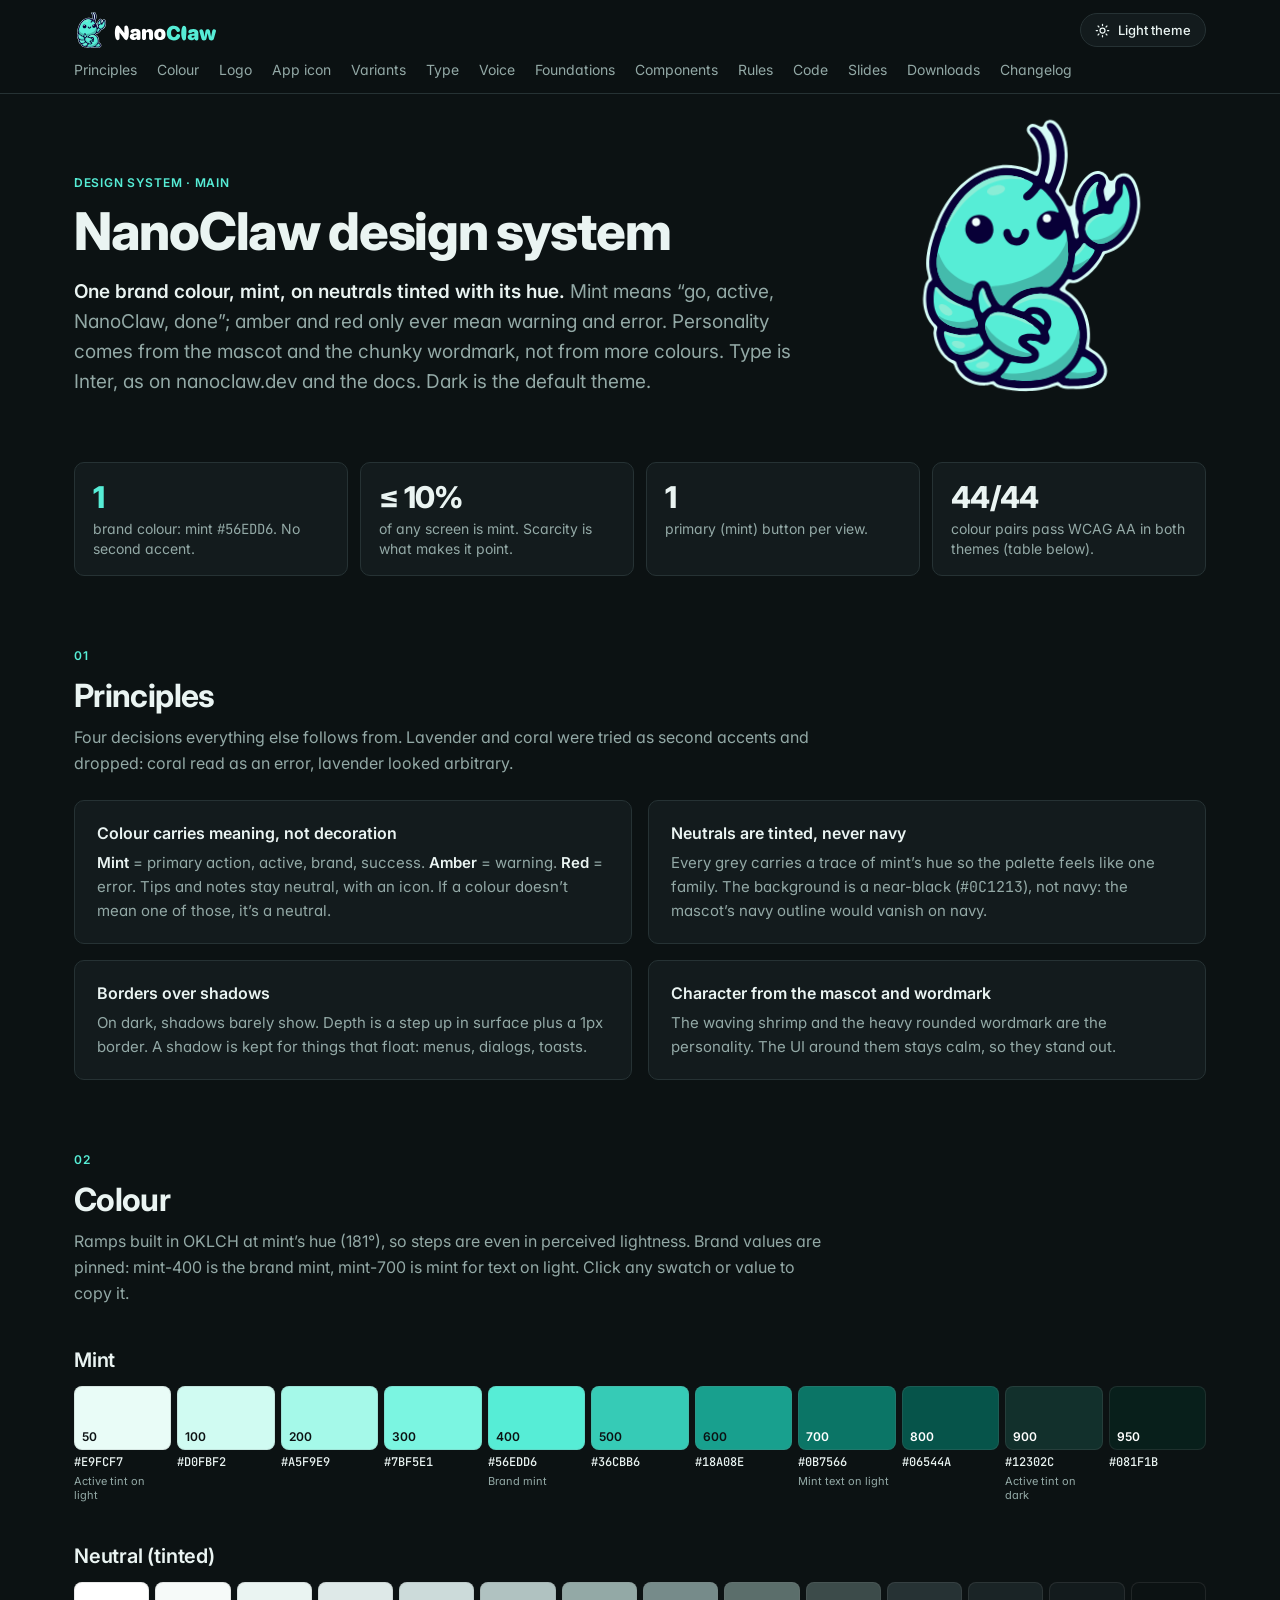
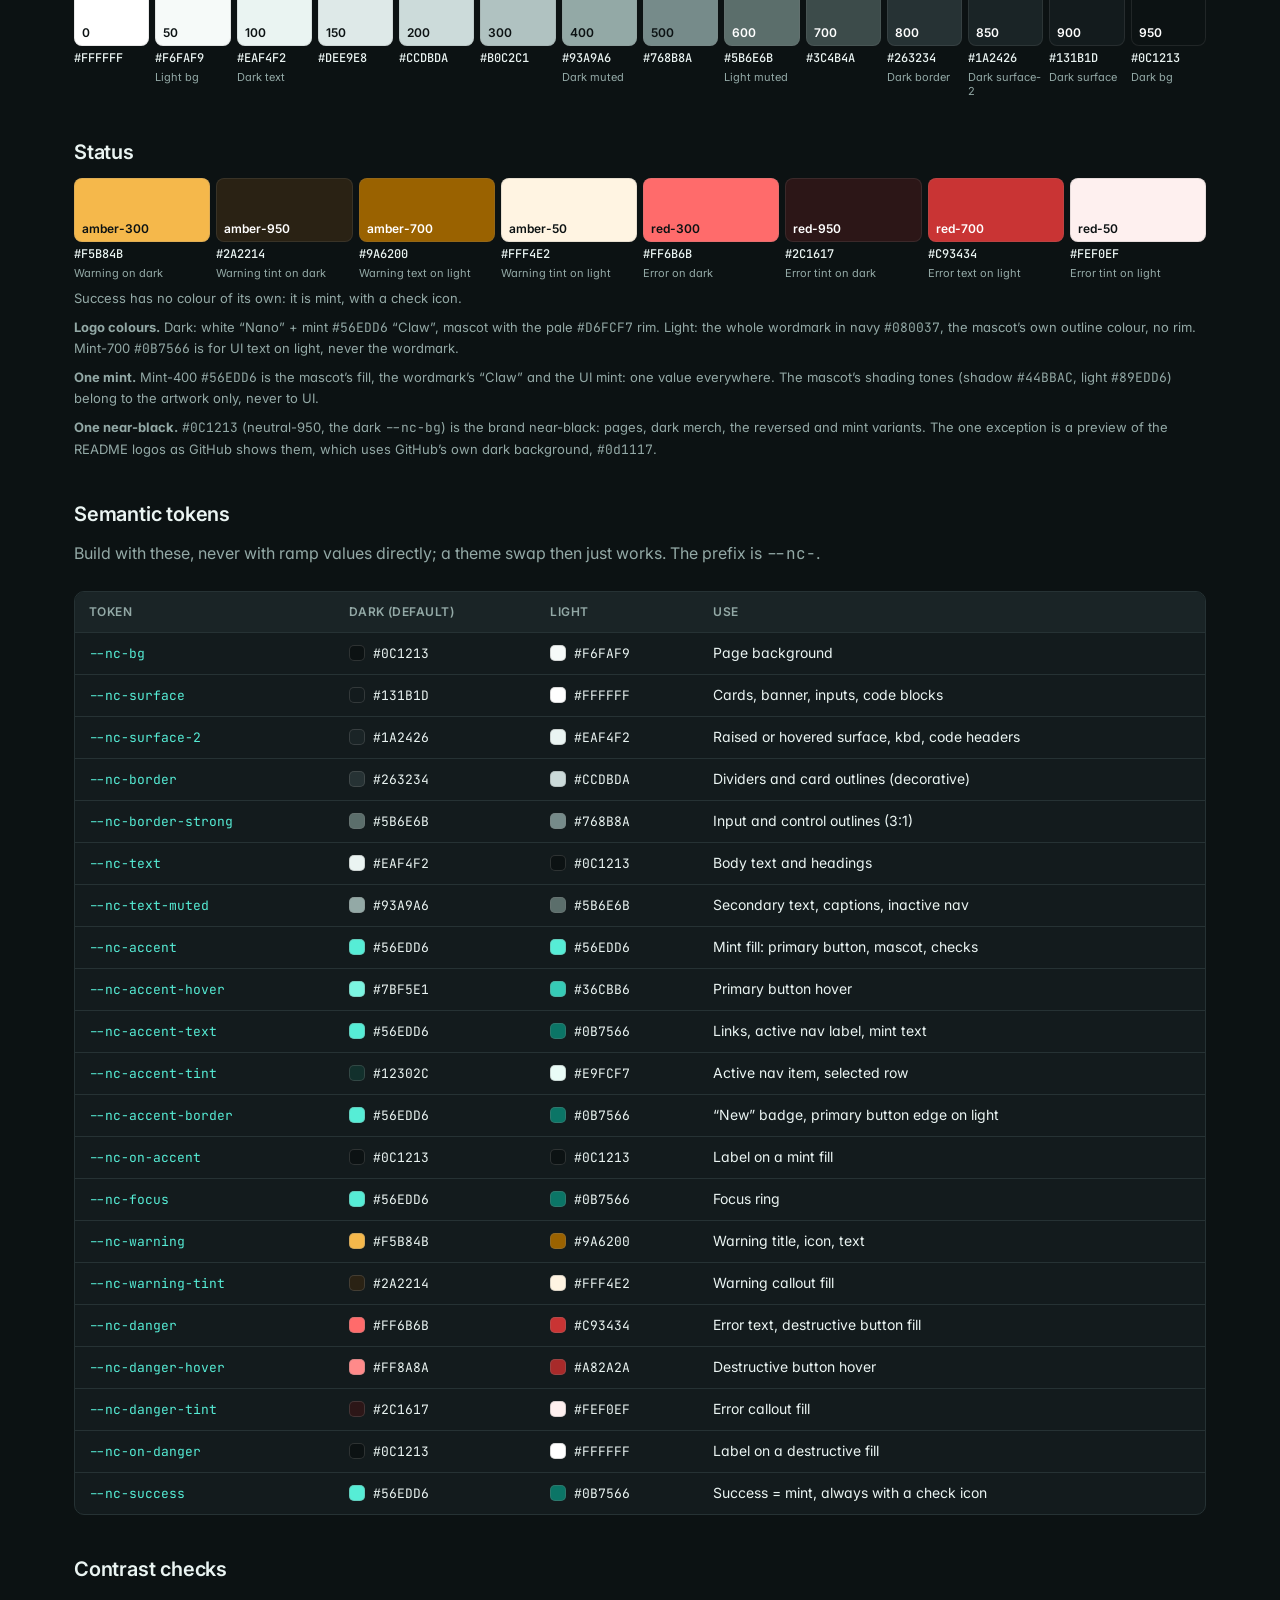
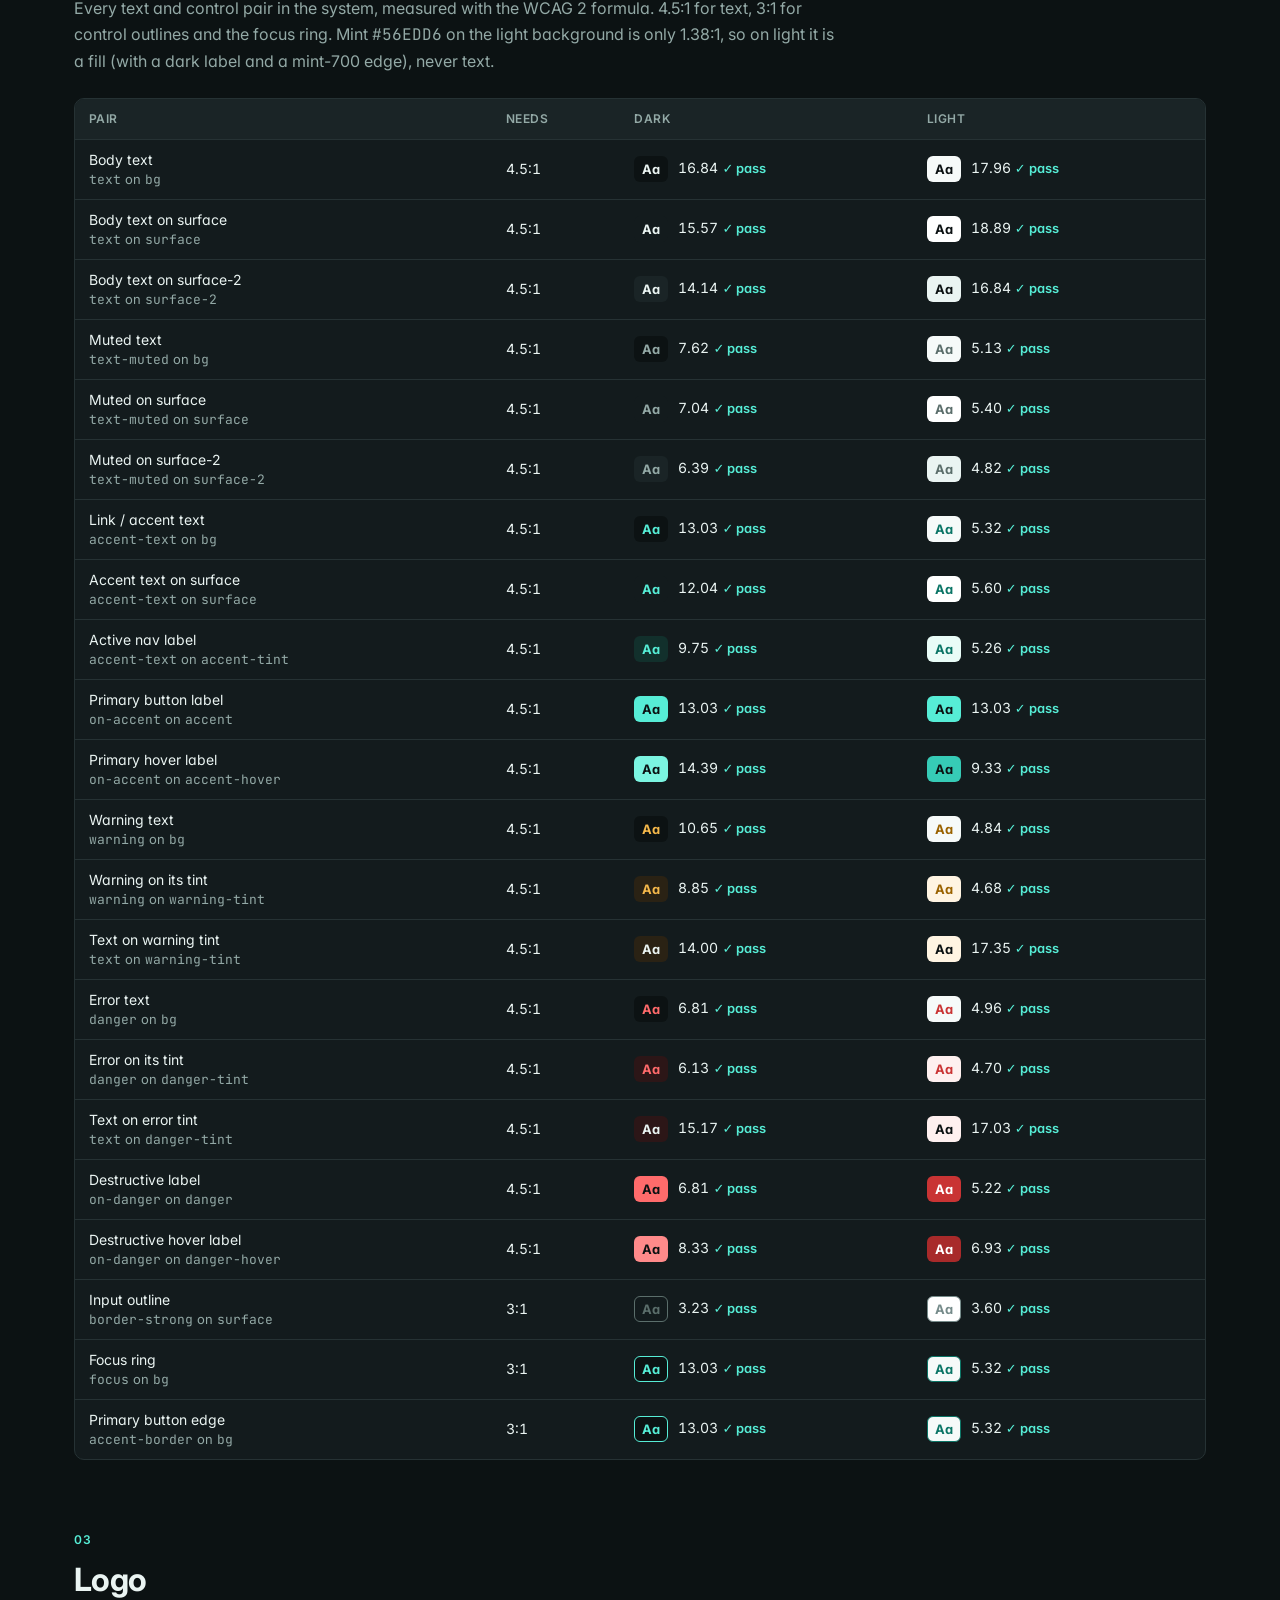
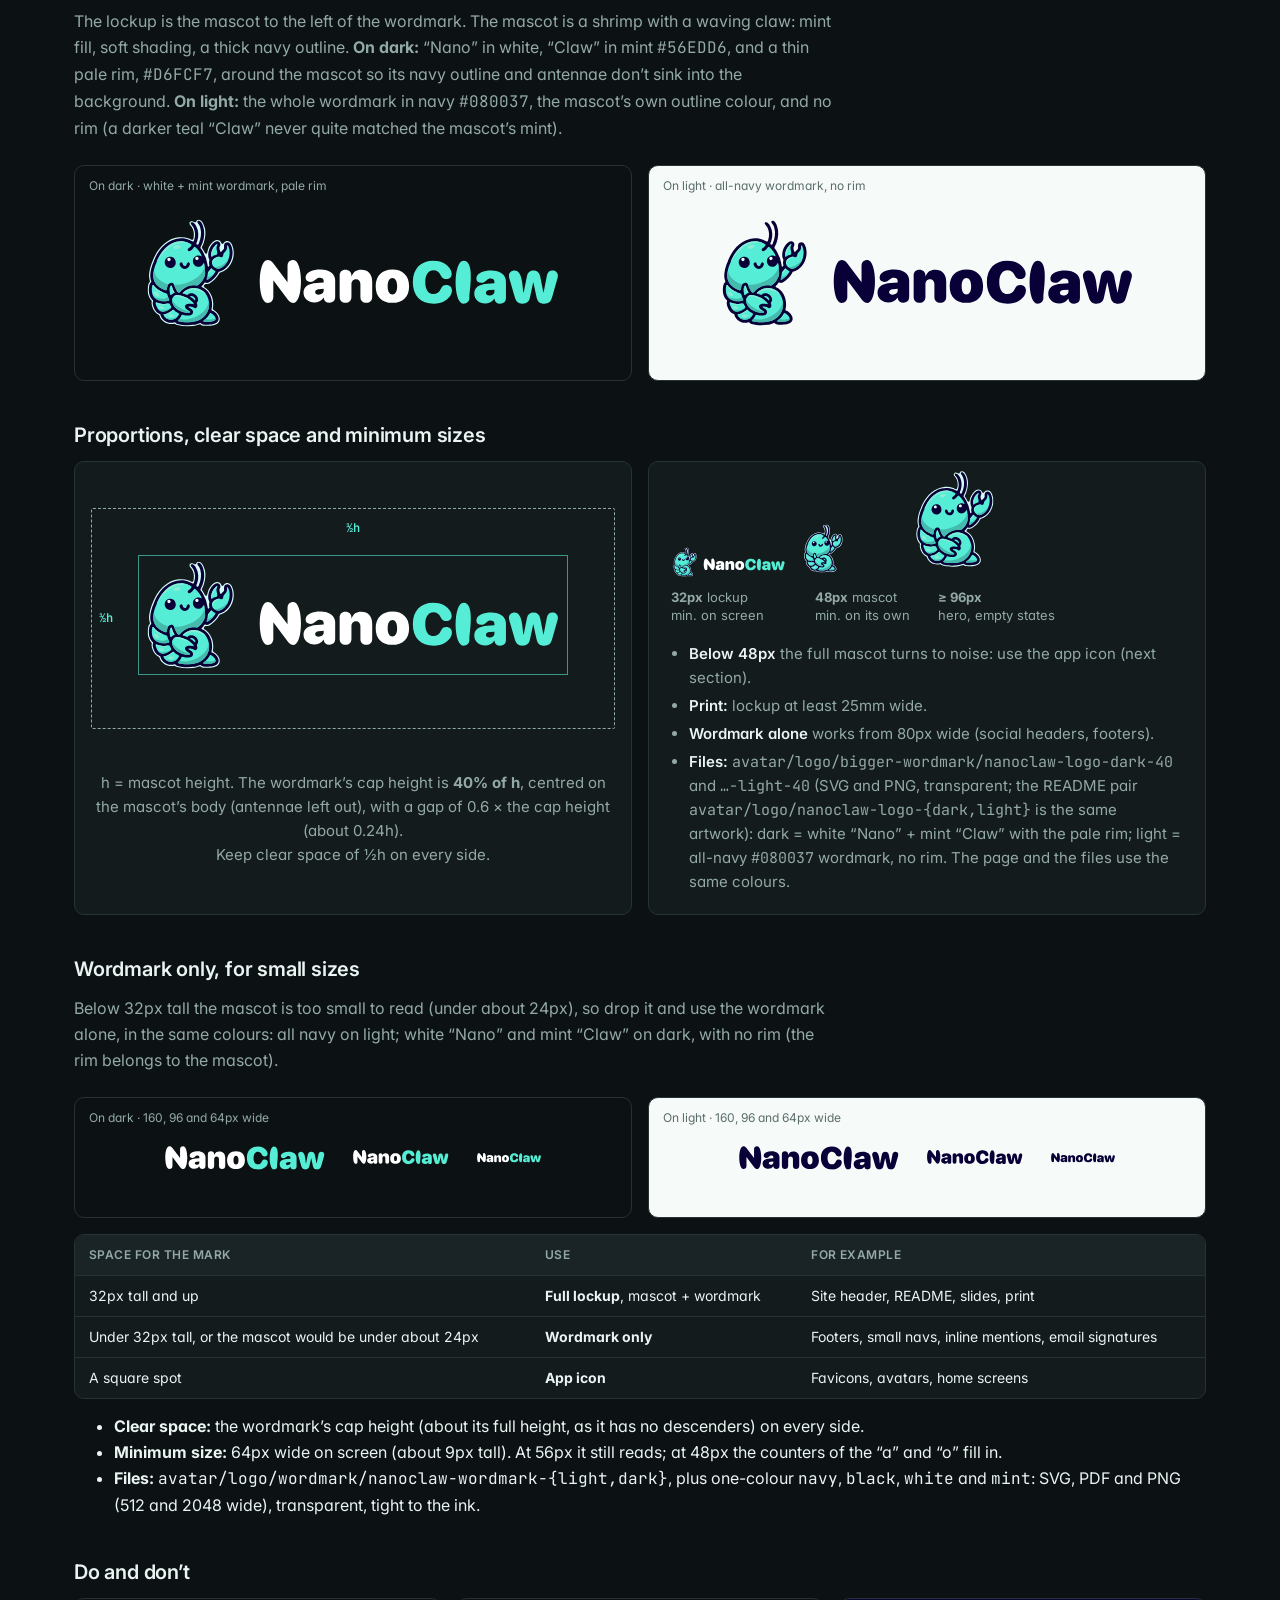
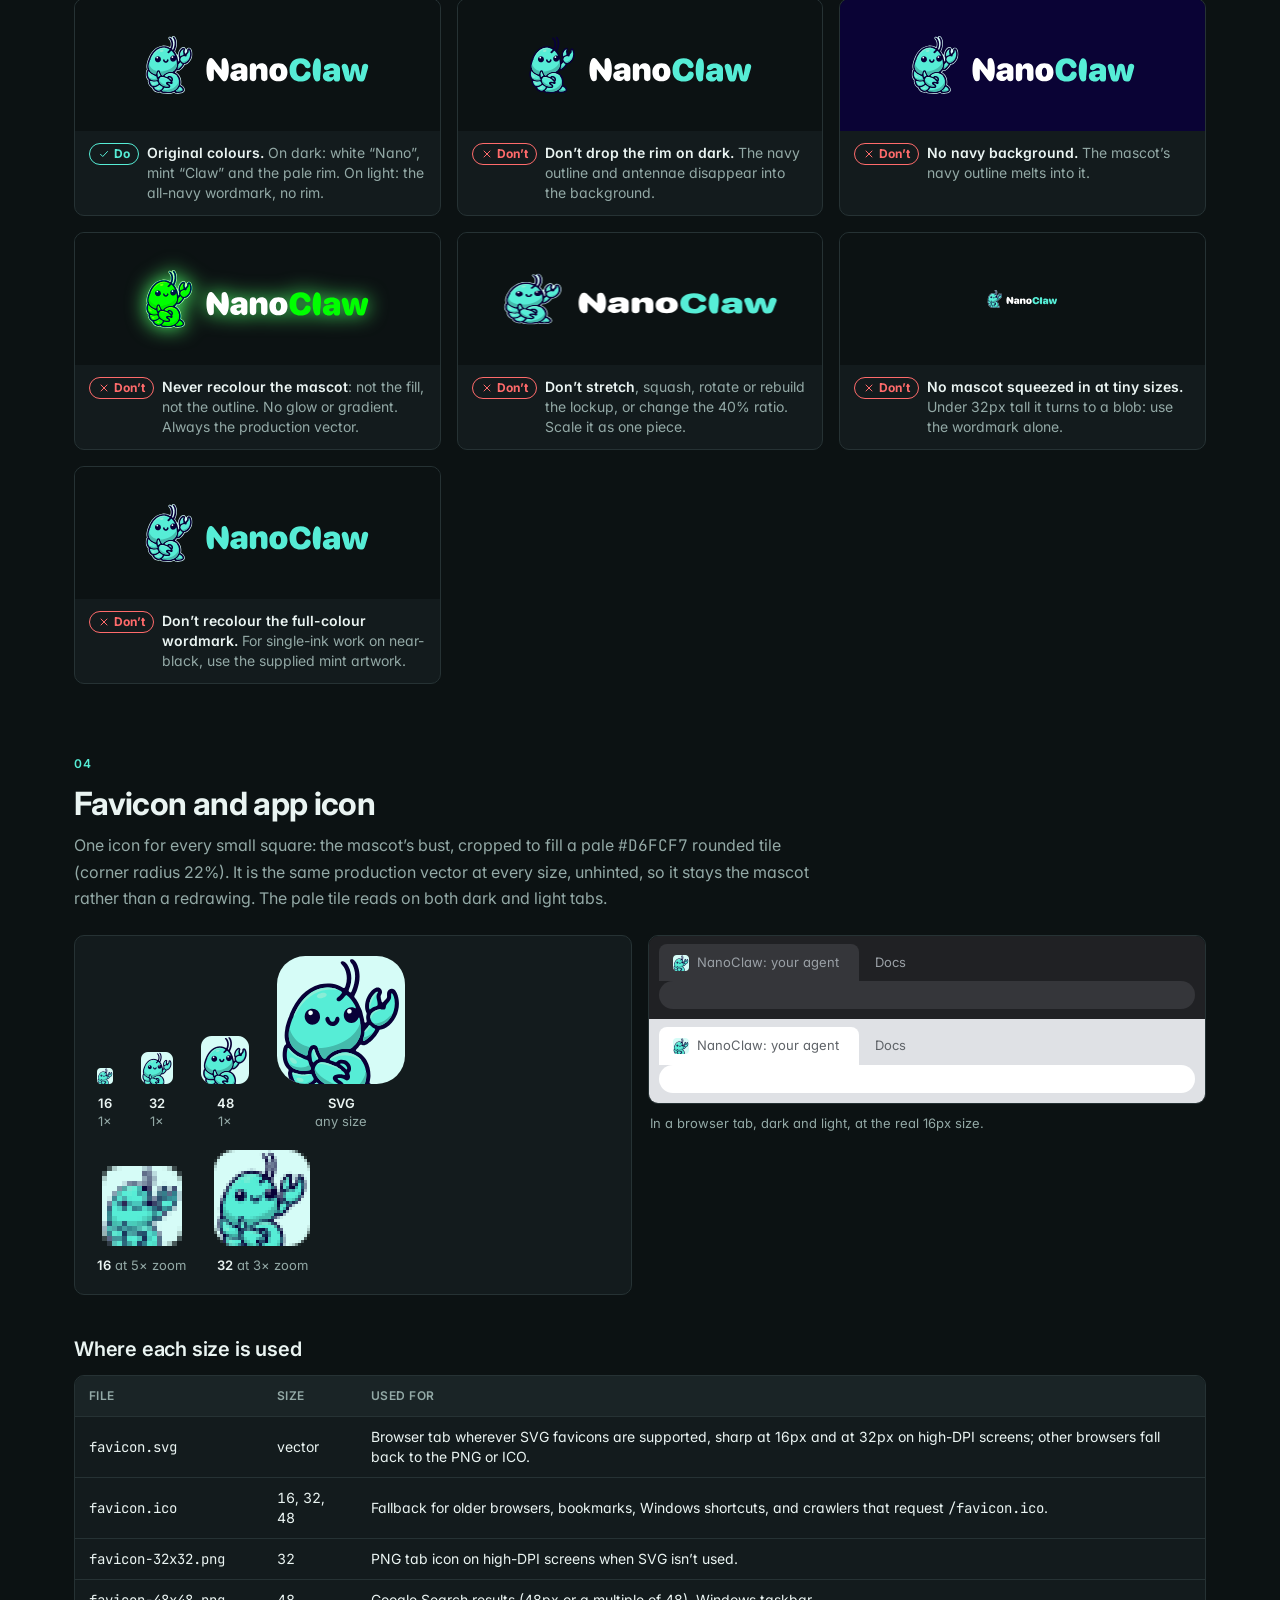
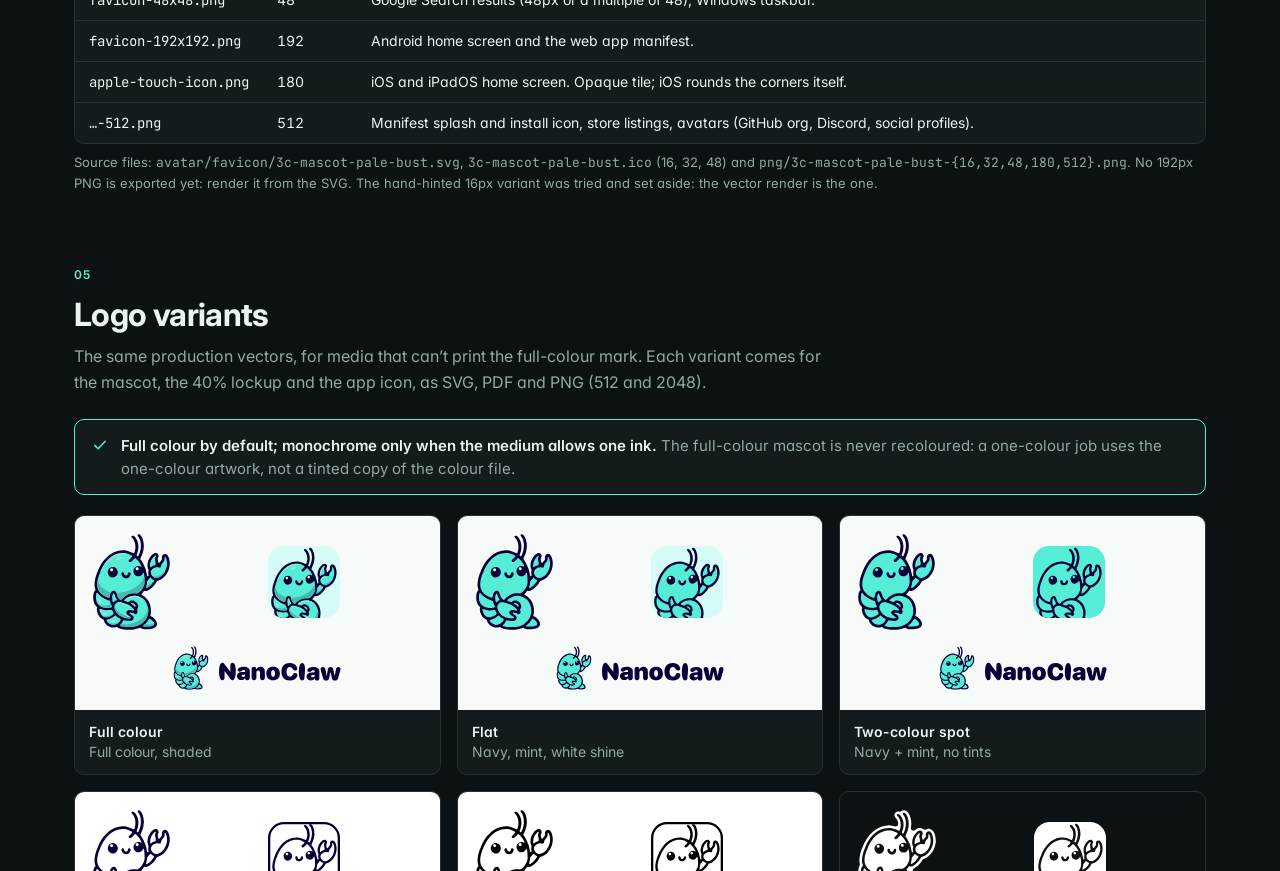
<file: index.html>
<!doctype html>
<html lang="en">
<head>
  <meta charset="utf-8">
  <title>NanoClaw design system</title>
  <meta http-equiv="refresh" content="0; url=design-system.html">
</head>
<body>
  <a href="design-system.html">Open the NanoClaw design system</a>
</body>
</html>
</file>
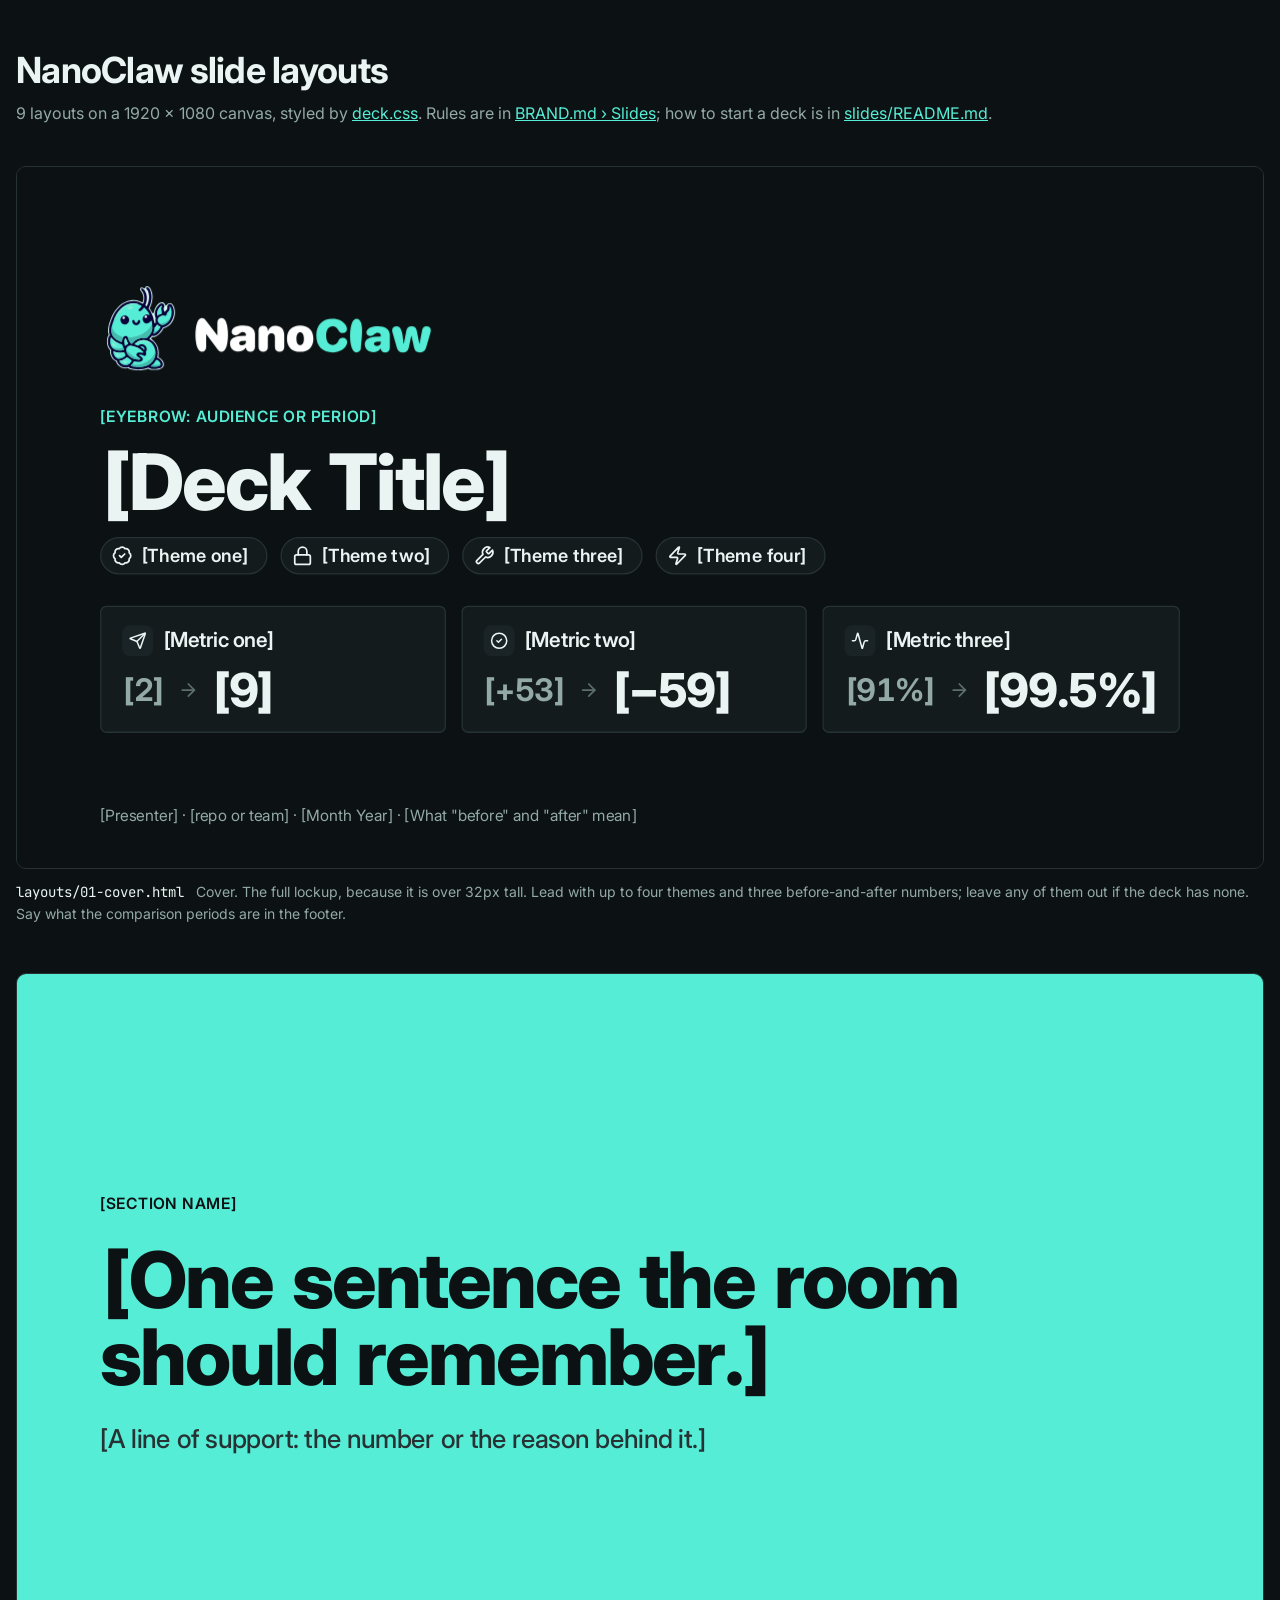
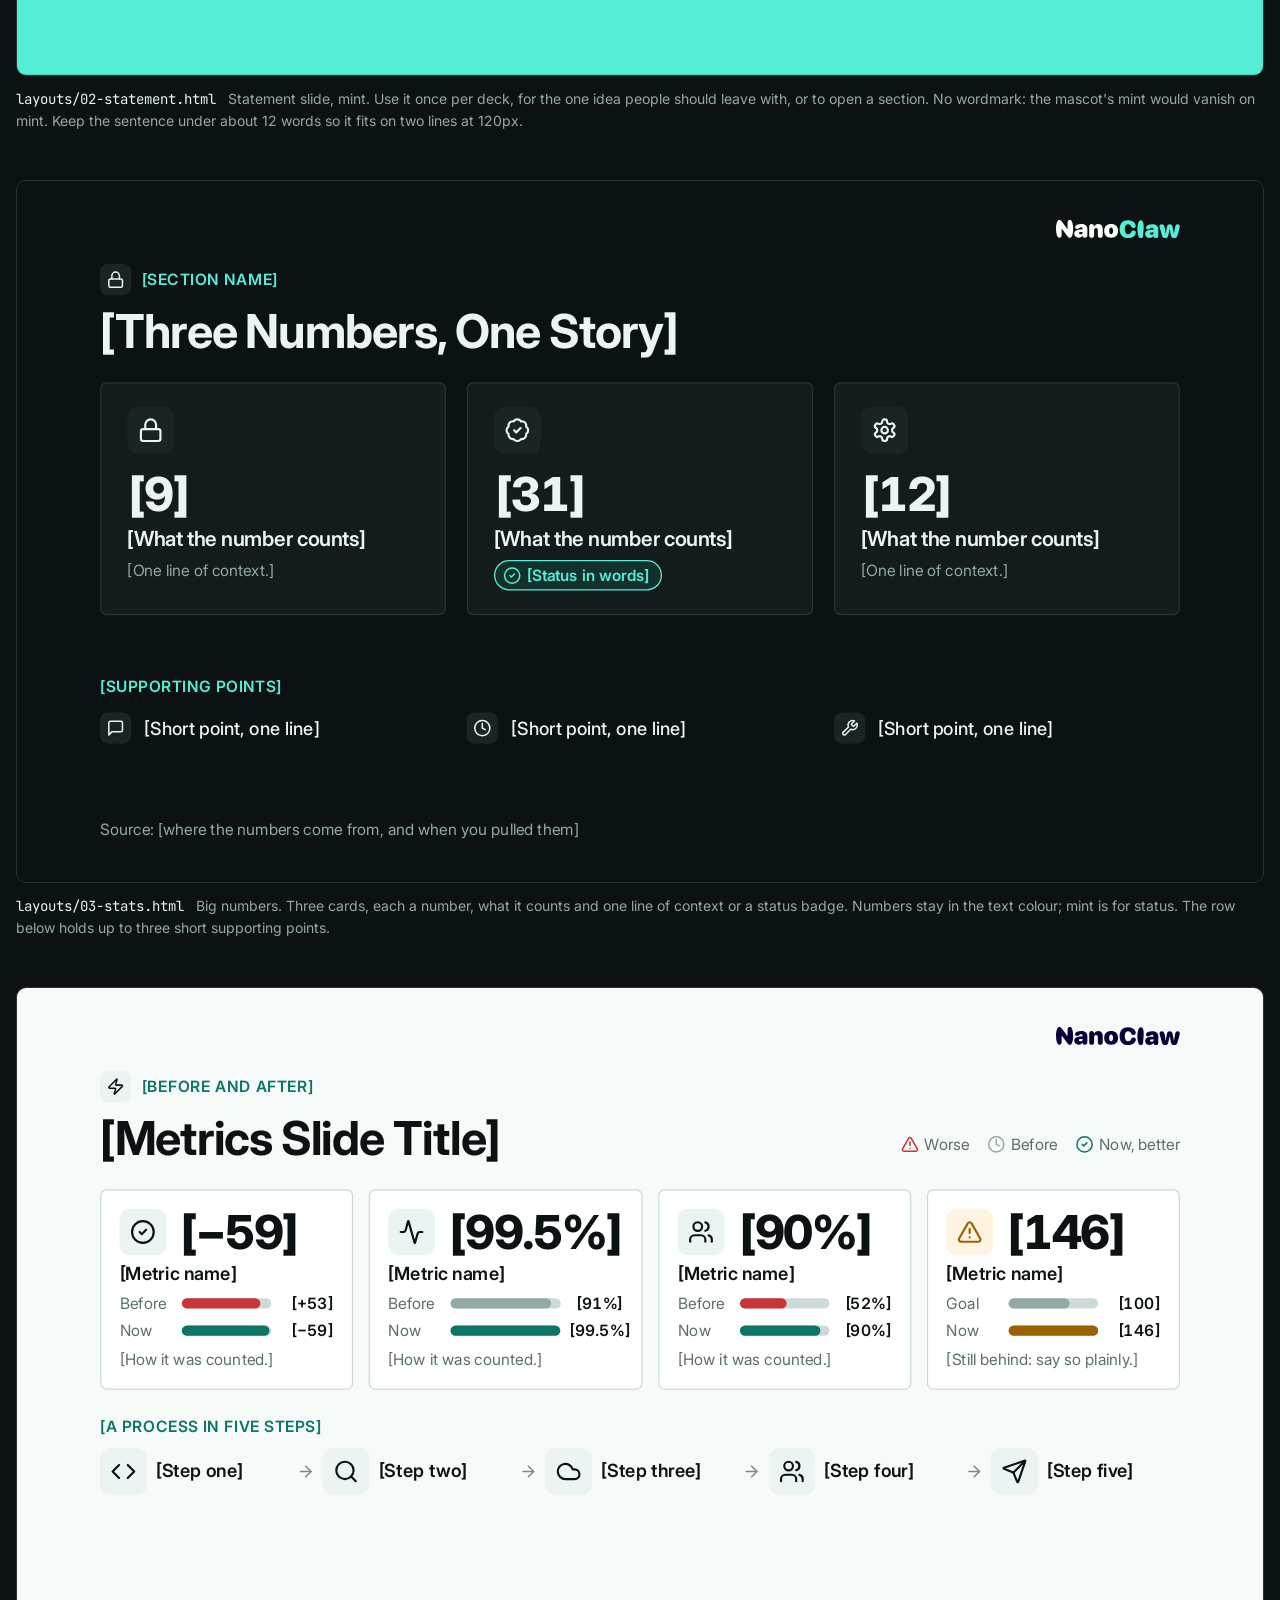
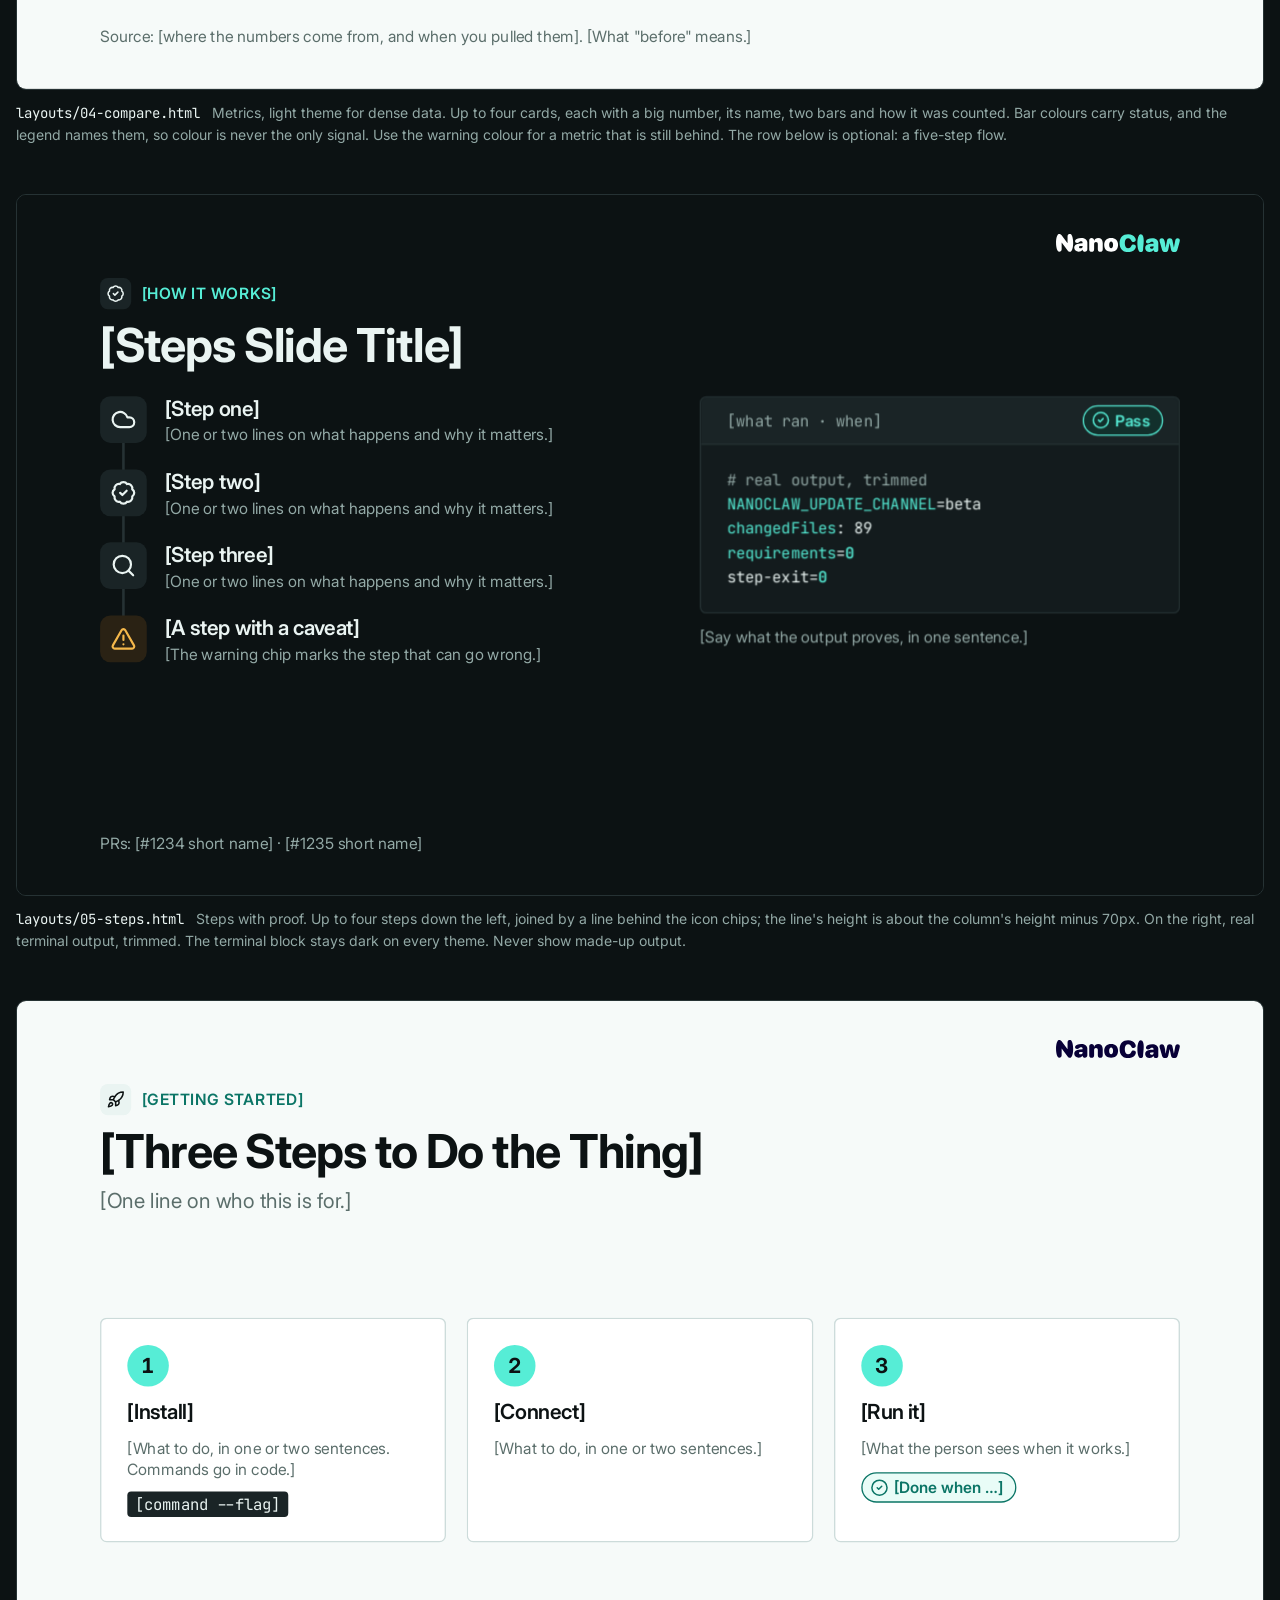
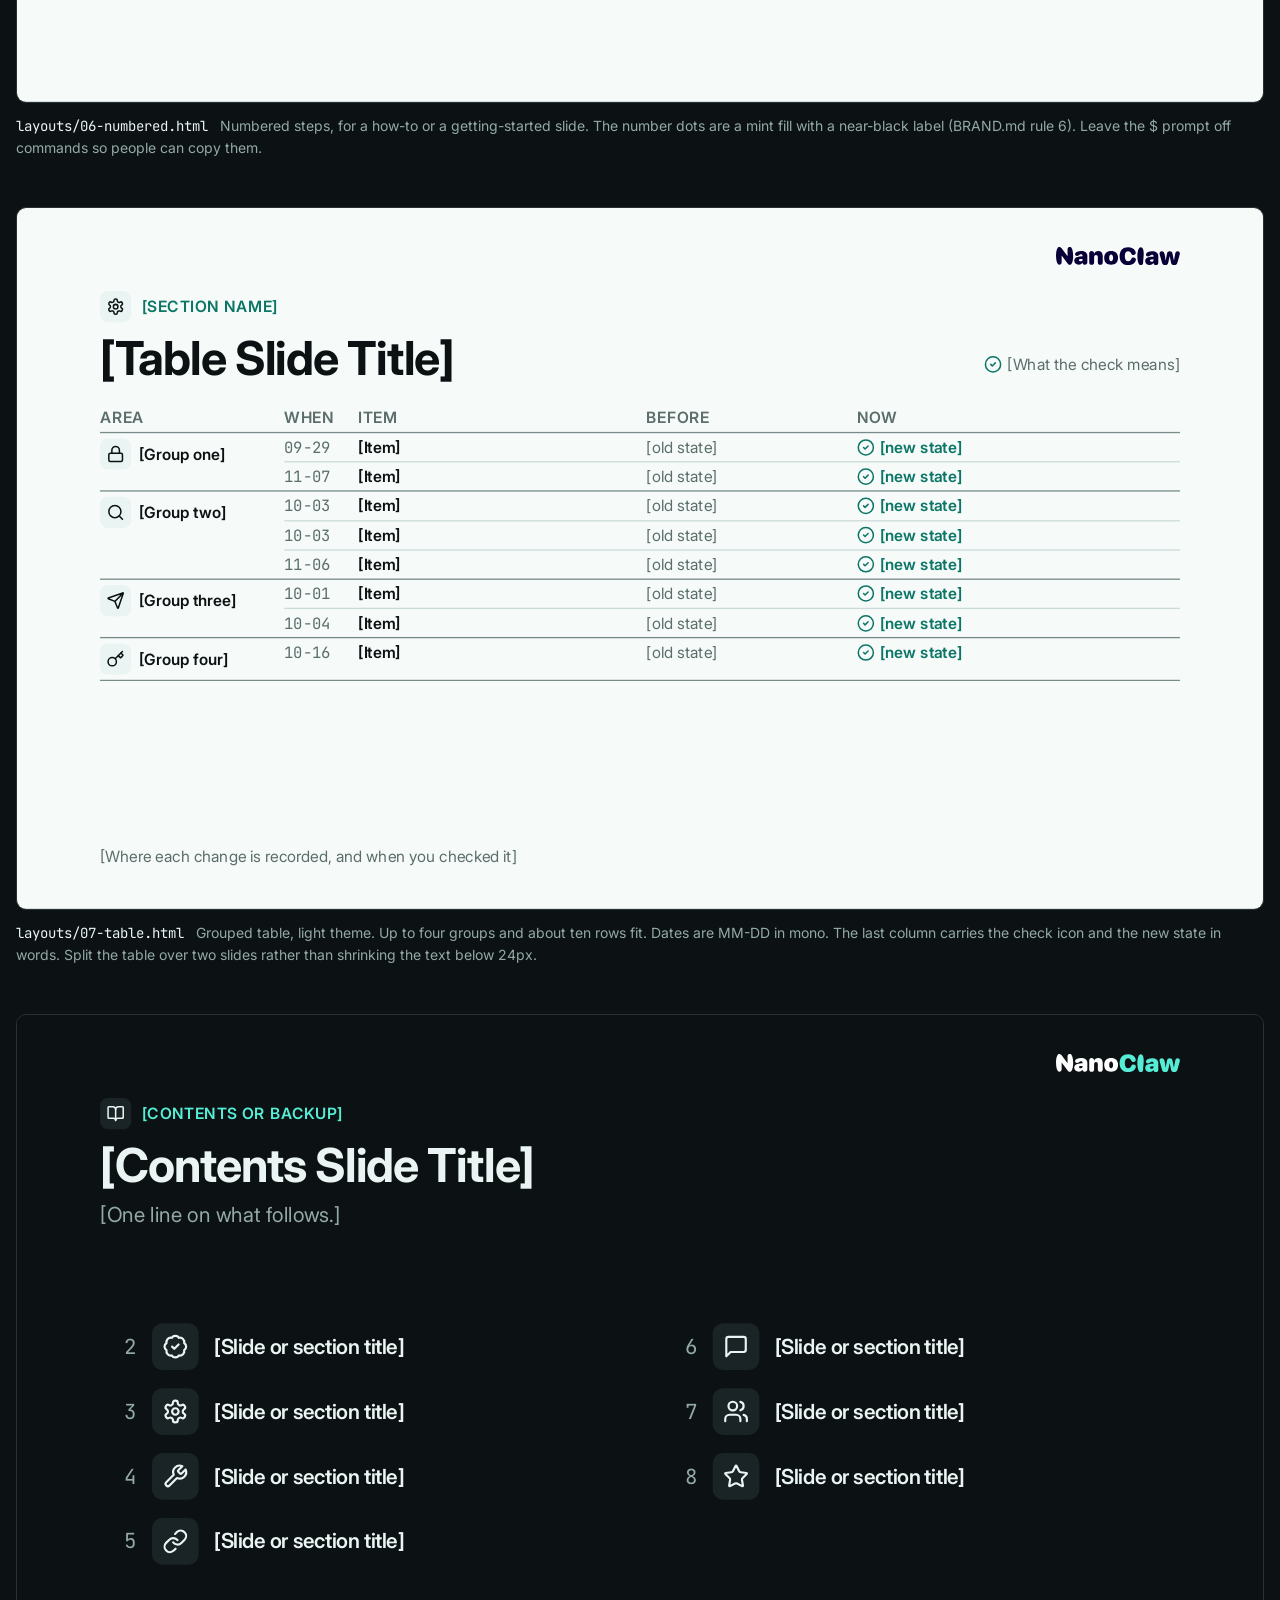
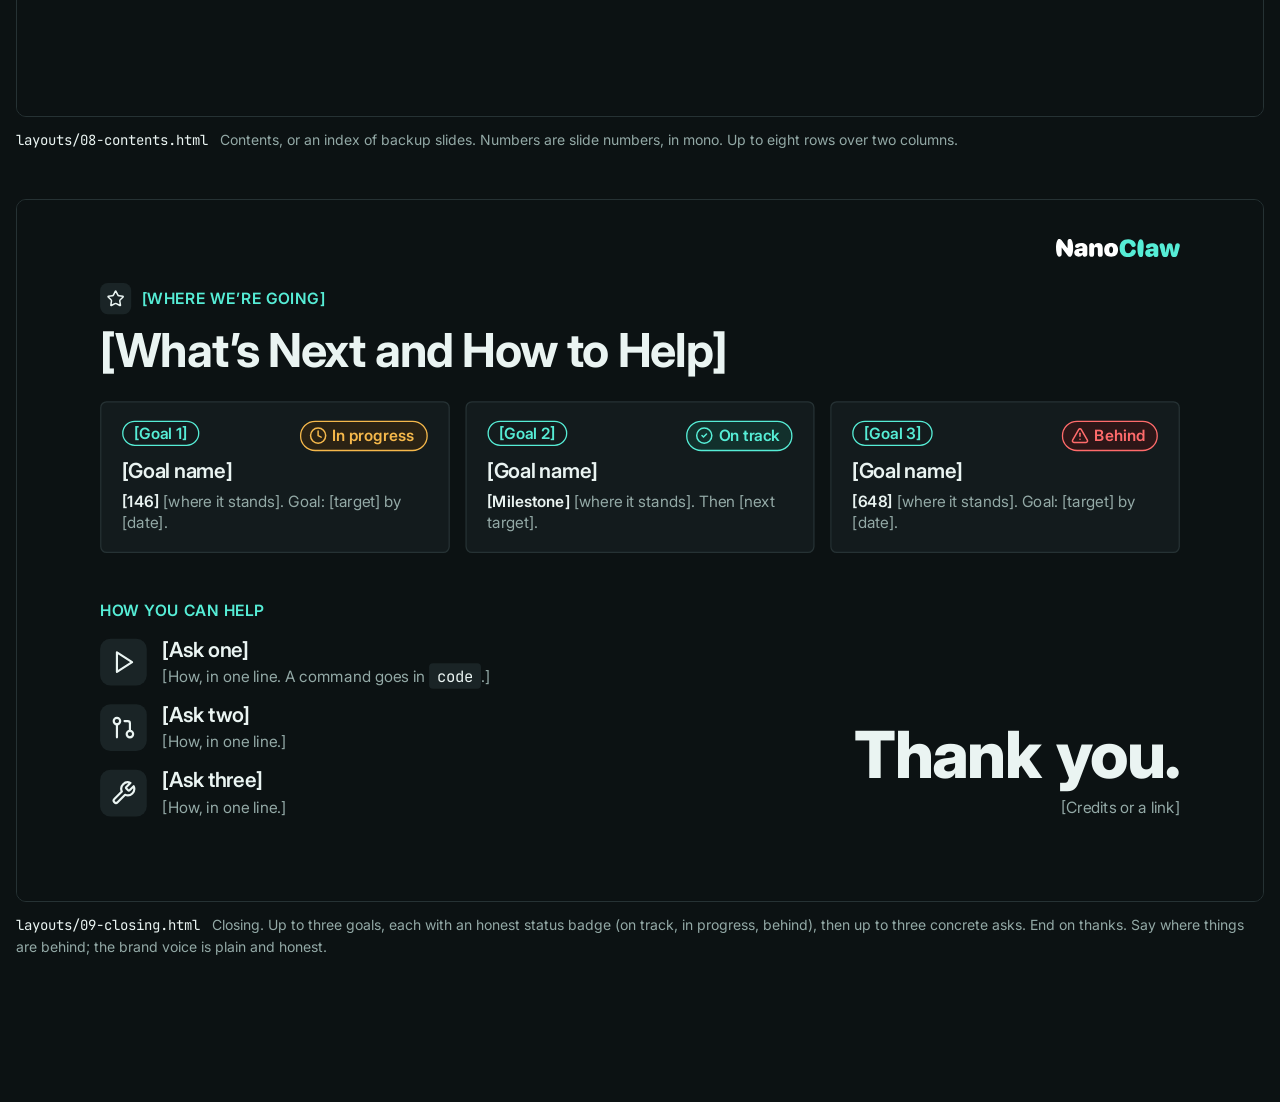
<file: slides/preview.html>
<!doctype html>
<html lang="en">
<head>
<meta charset="utf-8">
<meta name="viewport" content="width=device-width, initial-scale=1">
<title>NanoClaw slide layouts</title>
<!-- Generated by slides/build.py from slides/layouts/. Edit the layouts, then run the script again. -->
<link rel="icon" href="../assets/app-icon/favicon.svg" type="image/svg+xml">
<style>
@font-face { font-family: "Inter"; src: url("../assets/fonts/Inter-latin.woff2") format("woff2"); font-weight: 100 900; font-display: swap; }
@font-face { font-family: "JetBrains Mono"; src: url("../assets/fonts/JetBrainsMono-latin.woff2") format("woff2"); font-weight: 100 800; font-display: swap; }
html { background: #0C1213; color: #EAF4F2; font-family: "Inter", system-ui, sans-serif; }
body { margin: 0; padding: 48px 16px 96px; }
header { max-width: 1280px; margin: 0 auto 40px; }
header h1 { font-size: 36px; line-height: 44px; letter-spacing: -0.02em; margin: 0 0 8px; }
header p { color: #93A9A6; margin: 0; font-size: 16px; line-height: 26px; }
header a { color: #56EDD6; }
.frame { max-width: 1280px; margin: 0 auto 48px; }
.stage { aspect-ratio: 16 / 9; position: relative; overflow: hidden; border-radius: 10px; border: 1px solid #263234; }
.stage > section { position: absolute; left: 0; top: 0; transform-origin: 0 0; transform: scale(var(--scale, 0.6667)); }
figcaption { color: #93A9A6; font-size: 14px; line-height: 22px; margin-top: 12px; }
figcaption code { font-family: "JetBrains Mono", ui-monospace, monospace; color: #EAF4F2; margin-right: 8px; }
</style>
<link rel="stylesheet" href="deck.css">
</head>
<body>
<header>
<h1>NanoClaw slide layouts</h1>
<p>9 layouts on a 1920 × 1080 canvas, styled by <a href="deck.css">deck.css</a>. Rules are in <a href="../BRAND.md#slides">BRAND.md › Slides</a>; how to start a deck is in <a href="README.md">slides/README.md</a>.</p>
</header>
<figure class="frame" id="01-cover"><div class="stage"><section id="cover" class="withfoot" style="justify-content:center; gap:0;" data-transition="fade">
<img class="fadein" style="--i:0; width:520px; height:144px; object-fit:contain; object-position:left center; margin:0 0 48px;" src="../assets/logo/nanoclaw-logo-dark.svg" alt="NanoClaw">
<div class="col" style="gap:24px; width:1664px;">
<p class="eyebrow rise" style="--i:1;">[Eyebrow: audience or period]</p>
<h1 class="hero rise" style="--i:2;">[Deck Title]</h1>
<div class="row rise" style="--i:3; gap:20px;">
<div class="chip"><svg aria-label="badge check" viewBox="0 0 24 24" fill="none" stroke="currentColor" stroke-width="2" stroke-linecap="round" stroke-linejoin="round"><svg class="lucide lucide-badge-check" xmlns="http://www.w3.org/2000/svg" width="24" height="24" viewBox="0 0 24 24" fill="none" stroke="currentColor" stroke-width="2" stroke-linecap="round" stroke-linejoin="round" > <path d="M3.85 8.62a4 4 0 0 1 4.78-4.77 4 4 0 0 1 6.74 0 4 4 0 0 1 4.78 4.78 4 4 0 0 1 0 6.74 4 4 0 0 1-4.77 4.78 4 4 0 0 1-6.75 0 4 4 0 0 1-4.78-4.77 4 4 0 0 1 0-6.76Z" /> <path d="m9 12 2 2 4-4" /></svg><p>[Theme one]</p></div>
<div class="chip"><svg aria-label="lock" viewBox="0 0 24 24" fill="none" stroke="currentColor" stroke-width="2" stroke-linecap="round" stroke-linejoin="round"><svg class="lucide lucide-lock" xmlns="http://www.w3.org/2000/svg" width="24" height="24" viewBox="0 0 24 24" fill="none" stroke="currentColor" stroke-width="2" stroke-linecap="round" stroke-linejoin="round" > <rect width="18" height="11" x="3" y="11" rx="2" ry="2" /> <path d="M7 11V7a5 5 0 0 1 10 0v4" /></svg><p>[Theme two]</p></div>
<div class="chip"><svg aria-label="wrench" viewBox="0 0 24 24" fill="none" stroke="currentColor" stroke-width="2" stroke-linecap="round" stroke-linejoin="round"><svg class="lucide lucide-wrench" xmlns="http://www.w3.org/2000/svg" width="24" height="24" viewBox="0 0 24 24" fill="none" stroke="currentColor" stroke-width="2" stroke-linecap="round" stroke-linejoin="round" > <path d="M14.7 6.3a1 1 0 0 0 0 1.4l1.6 1.6a1 1 0 0 0 1.4 0l3.77-3.77a6 6 0 0 1-7.94 7.94l-6.91 6.91a2.12 2.12 0 0 1-3-3l6.91-6.91a6 6 0 0 1 7.94-7.94l-3.76 3.76z" /></svg><p>[Theme three]</p></div>
<div class="chip"><svg aria-label="zap" viewBox="0 0 24 24" fill="none" stroke="currentColor" stroke-width="2" stroke-linecap="round" stroke-linejoin="round"><svg class="lucide lucide-zap" xmlns="http://www.w3.org/2000/svg" width="24" height="24" viewBox="0 0 24 24" fill="none" stroke="currentColor" stroke-width="2" stroke-linecap="round" stroke-linejoin="round" > <path d="M4 14a1 1 0 0 1-.78-1.63l9.9-10.2a.5.5 0 0 1 .86.46l-1.92 6.02A1 1 0 0 0 13 10h7a1 1 0 0 1 .78 1.63l-9.9 10.2a.5.5 0 0 1-.86-.46l1.92-6.02A1 1 0 0 0 11 14z" /></svg><p>[Theme four]</p></div>
</div>
</div>
<div class="row" style="gap:24px; width:1664px; margin-top:48px; align-items:stretch;">
<div class="card rise" style="--i:4; flex:1; padding:28px 32px; gap:16px;"><div class="row" style="gap:16px; align-items:center;"><div class="ichip sm"><svg aria-label="send" viewBox="0 0 24 24" fill="none" stroke="currentColor" stroke-width="2" stroke-linecap="round" stroke-linejoin="round"><svg class="lucide lucide-send" xmlns="http://www.w3.org/2000/svg" width="24" height="24" viewBox="0 0 24 24" fill="none" stroke="currentColor" stroke-width="2" stroke-linecap="round" stroke-linejoin="round" > <path d="M14.536 21.686a.5.5 0 0 0 .937-.024l6.5-19a.496.496 0 0 0-.635-.635l-19 6.5a.5.5 0 0 0-.024.937l7.93 3.18a2 2 0 0 1 1.112 1.11z" /> <path d="m21.854 2.147-10.94 10.939" /></svg></div><p class="statlabel">[Metric one]</p></div><div class="ba"><p class="was">[2]</p><svg class="arrow" aria-label="arrow right" viewBox="0 0 24 24" fill="none" stroke="currentColor" stroke-width="2" stroke-linecap="round" stroke-linejoin="round"><svg class="lucide lucide-arrow-right" xmlns="http://www.w3.org/2000/svg" width="24" height="24" viewBox="0 0 24 24" fill="none" stroke="currentColor" stroke-width="2" stroke-linecap="round" stroke-linejoin="round" > <path d="M5 12h14" /> <path d="m12 5 7 7-7 7" /></svg><p class="stat">[9]</p></div></div>
<div class="card rise" style="--i:5; flex:1; padding:28px 32px; gap:16px;"><div class="row" style="gap:16px; align-items:center;"><div class="ichip sm"><svg aria-label="circle check" viewBox="0 0 24 24" fill="none" stroke="currentColor" stroke-width="2" stroke-linecap="round" stroke-linejoin="round"><svg class="lucide lucide-circle-check" xmlns="http://www.w3.org/2000/svg" width="24" height="24" viewBox="0 0 24 24" fill="none" stroke="currentColor" stroke-width="2" stroke-linecap="round" stroke-linejoin="round" > <circle cx="12" cy="12" r="10" /> <path d="m9 12 2 2 4-4" /></svg></div><p class="statlabel">[Metric two]</p></div><div class="ba"><p class="was">[+53]</p><svg class="arrow" aria-label="arrow right" viewBox="0 0 24 24" fill="none" stroke="currentColor" stroke-width="2" stroke-linecap="round" stroke-linejoin="round"><svg class="lucide lucide-arrow-right" xmlns="http://www.w3.org/2000/svg" width="24" height="24" viewBox="0 0 24 24" fill="none" stroke="currentColor" stroke-width="2" stroke-linecap="round" stroke-linejoin="round" > <path d="M5 12h14" /> <path d="m12 5 7 7-7 7" /></svg><p class="stat">[−59]</p></div></div>
<div class="card rise" style="--i:6; flex:1; padding:28px 32px; gap:16px;"><div class="row" style="gap:16px; align-items:center;"><div class="ichip sm"><svg aria-label="activity" viewBox="0 0 24 24" fill="none" stroke="currentColor" stroke-width="2" stroke-linecap="round" stroke-linejoin="round"><svg class="lucide lucide-activity" xmlns="http://www.w3.org/2000/svg" width="24" height="24" viewBox="0 0 24 24" fill="none" stroke="currentColor" stroke-width="2" stroke-linecap="round" stroke-linejoin="round" > <path d="M22 12h-2.48a2 2 0 0 0-1.93 1.46l-2.35 8.36a.25.25 0 0 1-.48 0L9.24 2.18a.25.25 0 0 0-.48 0l-2.35 8.36A2 2 0 0 1 4.49 12H2" /></svg></div><p class="statlabel">[Metric three]</p></div><div class="ba"><p class="was">[91%]</p><svg class="arrow" aria-label="arrow right" viewBox="0 0 24 24" fill="none" stroke="currentColor" stroke-width="2" stroke-linecap="round" stroke-linejoin="round"><svg class="lucide lucide-arrow-right" xmlns="http://www.w3.org/2000/svg" width="24" height="24" viewBox="0 0 24 24" fill="none" stroke="currentColor" stroke-width="2" stroke-linecap="round" stroke-linejoin="round" > <path d="M5 12h14" /> <path d="m12 5 7 7-7 7" /></svg><p class="stat">[99.5%]</p></div></div>
</div>
<p class="foot">[Presenter] · [repo or team] · [Month Year] · [What "before" and "after" mean]</p>
</section>
</div><figcaption><code>layouts/01-cover.html</code> Cover. The full lockup, because it is over 32px tall. Lead with up to four themes and three before-and-after numbers; leave any of them out if the deck has none. Say what the comparison periods are in the footer.</figcaption></figure>
<figure class="frame" id="02-statement"><div class="stage"><section id="statement" class="mint" style="justify-content:center; gap:40px;" data-transition="fade">
<p class="eyebrow rise" style="--i:0;">[Section name]</p>
<h2 class="hero rise" style="--i:1; width:1500px;">[One sentence the room should remember.]</h2>
<p class="quote rise" style="--i:2; width:1200px; color:var(--nc-text-muted);">[A line of support: the number or the reason behind it.]</p>
</section>
</div><figcaption><code>layouts/02-statement.html</code> Statement slide, mint. Use it once per deck, for the one idea people should leave with, or to open a section. No wordmark: the mascot&#x27;s mint would vanish on mint. Keep the sentence under about 12 words so it fits on two lines at 120px.</figcaption></figure>
<figure class="frame" id="03-stats"><div class="stage"><section id="stats" class="withfoot">
<img class="brandmark" src="../assets/wordmark/nanoclaw-wordmark-dark.svg" alt="NanoClaw">
<div class="head">
<div class="kicker"><div class="ichip sm"><svg aria-label="lock" viewBox="0 0 24 24" fill="none" stroke="currentColor" stroke-width="2" stroke-linecap="round" stroke-linejoin="round"><svg class="lucide lucide-lock" xmlns="http://www.w3.org/2000/svg" width="24" height="24" viewBox="0 0 24 24" fill="none" stroke="currentColor" stroke-width="2" stroke-linecap="round" stroke-linejoin="round" > <rect width="18" height="11" x="3" y="11" rx="2" ry="2" /> <path d="M7 11V7a5 5 0 0 1 10 0v4" /></svg></div><p class="eyebrow">[Section name]</p></div>
<h2 class="title">[Three Numbers, One Story]</h2>
</div>
<div class="row" style="gap:32px; align-items:stretch;">
<div class="card rise" style="--i:0; flex:1; padding:36px 40px; gap:14px;">
<div class="ichip"><svg aria-label="lock" viewBox="0 0 24 24" fill="none" stroke="currentColor" stroke-width="2" stroke-linecap="round" stroke-linejoin="round"><svg class="lucide lucide-lock" xmlns="http://www.w3.org/2000/svg" width="24" height="24" viewBox="0 0 24 24" fill="none" stroke="currentColor" stroke-width="2" stroke-linecap="round" stroke-linejoin="round" > <rect width="18" height="11" x="3" y="11" rx="2" ry="2" /> <path d="M7 11V7a5 5 0 0 1 10 0v4" /></svg></div>
<p class="stat" style="margin-top:12px;">[9]</p>
<p class="statlabel">[What the number counts]</p>
<p class="statnote">[One line of context.]</p>
</div>
<div class="card rise" style="--i:1; flex:1; padding:36px 40px; gap:14px;">
<div class="ichip"><svg aria-label="badge check" viewBox="0 0 24 24" fill="none" stroke="currentColor" stroke-width="2" stroke-linecap="round" stroke-linejoin="round"><svg class="lucide lucide-badge-check" xmlns="http://www.w3.org/2000/svg" width="24" height="24" viewBox="0 0 24 24" fill="none" stroke="currentColor" stroke-width="2" stroke-linecap="round" stroke-linejoin="round" > <path d="M3.85 8.62a4 4 0 0 1 4.78-4.77 4 4 0 0 1 6.74 0 4 4 0 0 1 4.78 4.78 4 4 0 0 1 0 6.74 4 4 0 0 1-4.77 4.78 4 4 0 0 1-6.75 0 4 4 0 0 1-4.78-4.77 4 4 0 0 1 0-6.76Z" /> <path d="m9 12 2 2 4-4" /></svg></div>
<p class="stat" style="margin-top:12px;">[31]</p>
<p class="statlabel">[What the number counts]</p>
<div class="badge"><svg aria-label="circle check" viewBox="0 0 24 24" fill="none" stroke="currentColor" stroke-width="2" stroke-linecap="round" stroke-linejoin="round"><svg class="lucide lucide-circle-check" xmlns="http://www.w3.org/2000/svg" width="24" height="24" viewBox="0 0 24 24" fill="none" stroke="currentColor" stroke-width="2" stroke-linecap="round" stroke-linejoin="round" > <circle cx="12" cy="12" r="10" /> <path d="m9 12 2 2 4-4" /></svg><p>[Status in words]</p></div>
</div>
<div class="card rise" style="--i:2; flex:1; padding:36px 40px; gap:14px;">
<div class="ichip"><svg aria-label="settings" viewBox="0 0 24 24" fill="none" stroke="currentColor" stroke-width="2" stroke-linecap="round" stroke-linejoin="round"><svg class="lucide lucide-settings" xmlns="http://www.w3.org/2000/svg" width="24" height="24" viewBox="0 0 24 24" fill="none" stroke="currentColor" stroke-width="2" stroke-linecap="round" stroke-linejoin="round" > <path d="M12.22 2h-.44a2 2 0 0 0-2 2v.18a2 2 0 0 1-1 1.73l-.43.25a2 2 0 0 1-2 0l-.15-.08a2 2 0 0 0-2.73.73l-.22.38a2 2 0 0 0 .73 2.73l.15.1a2 2 0 0 1 1 1.72v.51a2 2 0 0 1-1 1.74l-.15.09a2 2 0 0 0-.73 2.73l.22.38a2 2 0 0 0 2.73.73l.15-.08a2 2 0 0 1 2 0l.43.25a2 2 0 0 1 1 1.73V20a2 2 0 0 0 2 2h.44a2 2 0 0 0 2-2v-.18a2 2 0 0 1 1-1.73l.43-.25a2 2 0 0 1 2 0l.15.08a2 2 0 0 0 2.73-.73l.22-.39a2 2 0 0 0-.73-2.73l-.15-.08a2 2 0 0 1-1-1.74v-.5a2 2 0 0 1 1-1.74l.15-.09a2 2 0 0 0 .73-2.73l-.22-.38a2 2 0 0 0-2.73-.73l-.15.08a2 2 0 0 1-2 0l-.43-.25a2 2 0 0 1-1-1.73V4a2 2 0 0 0-2-2z" /> <circle cx="12" cy="12" r="3" /></svg></div>
<p class="stat" style="margin-top:12px;">[12]</p>
<p class="statlabel">[What the number counts]</p>
<p class="statnote">[One line of context.]</p>
</div>
</div>
<div class="col rise" style="--i:3; gap:24px; flex:1; justify-content:center;">
<p class="eyebrow">[Supporting points]</p>
<div class="row" style="gap:32px;">
<div class="row" style="flex:1; gap:20px; align-items:center;"><div class="ichip sm"><svg aria-label="message square" viewBox="0 0 24 24" fill="none" stroke="currentColor" stroke-width="2" stroke-linecap="round" stroke-linejoin="round"><svg class="lucide lucide-message-square" xmlns="http://www.w3.org/2000/svg" width="24" height="24" viewBox="0 0 24 24" fill="none" stroke="currentColor" stroke-width="2" stroke-linecap="round" stroke-linejoin="round" > <path d="M21 15a2 2 0 0 1-2 2H7l-4 4V5a2 2 0 0 1 2-2h14a2 2 0 0 1 2 2z" /></svg></div><p class="sl">[Short point, one line]</p></div>
<div class="row" style="flex:1; gap:20px; align-items:center;"><div class="ichip sm"><svg aria-label="clock" viewBox="0 0 24 24" fill="none" stroke="currentColor" stroke-width="2" stroke-linecap="round" stroke-linejoin="round"><svg class="lucide lucide-clock" xmlns="http://www.w3.org/2000/svg" width="24" height="24" viewBox="0 0 24 24" fill="none" stroke="currentColor" stroke-width="2" stroke-linecap="round" stroke-linejoin="round" > <circle cx="12" cy="12" r="10" /> <polyline points="12 6 12 12 16 14" /></svg></div><p class="sl">[Short point, one line]</p></div>
<div class="row" style="flex:1; gap:20px; align-items:center;"><div class="ichip sm"><svg aria-label="wrench" viewBox="0 0 24 24" fill="none" stroke="currentColor" stroke-width="2" stroke-linecap="round" stroke-linejoin="round"><svg class="lucide lucide-wrench" xmlns="http://www.w3.org/2000/svg" width="24" height="24" viewBox="0 0 24 24" fill="none" stroke="currentColor" stroke-width="2" stroke-linecap="round" stroke-linejoin="round" > <path d="M14.7 6.3a1 1 0 0 0 0 1.4l1.6 1.6a1 1 0 0 0 1.4 0l3.77-3.77a6 6 0 0 1-7.94 7.94l-6.91 6.91a2.12 2.12 0 0 1-3-3l6.91-6.91a6 6 0 0 1 7.94-7.94l-3.76 3.76z" /></svg></div><p class="sl">[Short point, one line]</p></div>
</div>
</div>
<p class="foot">Source: [where the numbers come from, and when you pulled them]</p>
</section>
</div><figcaption><code>layouts/03-stats.html</code> Big numbers. Three cards, each a number, what it counts and one line of context or a status badge. Numbers stay in the text colour; mint is for status. The row below holds up to three short supporting points.</figcaption></figure>
<figure class="frame" id="04-compare"><div class="stage"><section id="compare" class="light withfoot" style="gap:40px;">
<img class="brandmark" src="../assets/wordmark/nanoclaw-wordmark-light.svg" alt="NanoClaw">
<div class="row" style="justify-content:space-between; align-items:flex-end;">
<div class="head">
<div class="kicker"><div class="ichip sm"><svg aria-label="zap" viewBox="0 0 24 24" fill="none" stroke="currentColor" stroke-width="2" stroke-linecap="round" stroke-linejoin="round"><svg class="lucide lucide-zap" xmlns="http://www.w3.org/2000/svg" width="24" height="24" viewBox="0 0 24 24" fill="none" stroke="currentColor" stroke-width="2" stroke-linecap="round" stroke-linejoin="round" > <path d="M4 14a1 1 0 0 1-.78-1.63l9.9-10.2a.5.5 0 0 1 .86.46l-1.92 6.02A1 1 0 0 0 13 10h7a1 1 0 0 1 .78 1.63l-9.9 10.2a.5.5 0 0 1-.86-.46l1.92-6.02A1 1 0 0 0 11 14z" /></svg></div><p class="eyebrow">[Before and after]</p></div>
<h2 class="title">[Metrics Slide Title]</h2>
</div>
<div class="legs fadein" style="--i:0; padding-bottom:12px;">
<div class="leg risk"><svg aria-label="triangle alert" viewBox="0 0 24 24" fill="none" stroke="currentColor" stroke-width="2" stroke-linecap="round" stroke-linejoin="round"><svg class="lucide lucide-triangle-alert" xmlns="http://www.w3.org/2000/svg" width="24" height="24" viewBox="0 0 24 24" fill="none" stroke="currentColor" stroke-width="2" stroke-linecap="round" stroke-linejoin="round" > <path d="m21.73 18-8-14a2 2 0 0 0-3.48 0l-8 14A2 2 0 0 0 4 21h16a2 2 0 0 0 1.73-3" /> <path d="M12 9v4" /> <path d="M12 17h.01" /></svg><p>Worse</p></div>
<div class="leg ctx"><svg aria-label="clock" viewBox="0 0 24 24" fill="none" stroke="currentColor" stroke-width="2" stroke-linecap="round" stroke-linejoin="round"><svg class="lucide lucide-clock" xmlns="http://www.w3.org/2000/svg" width="24" height="24" viewBox="0 0 24 24" fill="none" stroke="currentColor" stroke-width="2" stroke-linecap="round" stroke-linejoin="round" > <circle cx="12" cy="12" r="10" /> <polyline points="12 6 12 12 16 14" /></svg><p>Before</p></div>
<div class="leg"><svg aria-label="circle check" viewBox="0 0 24 24" fill="none" stroke="currentColor" stroke-width="2" stroke-linecap="round" stroke-linejoin="round"><svg class="lucide lucide-circle-check" xmlns="http://www.w3.org/2000/svg" width="24" height="24" viewBox="0 0 24 24" fill="none" stroke="currentColor" stroke-width="2" stroke-linecap="round" stroke-linejoin="round" > <circle cx="12" cy="12" r="10" /> <path d="m9 12 2 2 4-4" /></svg><p>Now, better</p></div>
</div>
</div>
<div class="row" style="gap:24px;">
<div class="card rise" style="--i:0; flex:1; padding:28px; gap:12px;">
<div class="row" style="gap:20px; align-items:center;"><div class="ichip"><svg aria-label="circle check" viewBox="0 0 24 24" fill="none" stroke="currentColor" stroke-width="2" stroke-linecap="round" stroke-linejoin="round"><svg class="lucide lucide-circle-check" xmlns="http://www.w3.org/2000/svg" width="24" height="24" viewBox="0 0 24 24" fill="none" stroke="currentColor" stroke-width="2" stroke-linecap="round" stroke-linejoin="round" > <circle cx="12" cy="12" r="10" /> <path d="m9 12 2 2 4-4" /></svg></div><p class="stat">[−59]</p></div>
<p class="kpil">[Metric name]</p>
<div class="col" style="gap:8px;">
<div class="mrow"><p class="ml">Before</p><div class="bar" style="flex:1;"><div class="fill risk" style="width:88%;"></div></div><p class="mv">[+53]</p></div>
<div class="mrow"><p class="ml">Now</p><div class="bar" style="flex:1;"><div class="fill" style="width:98%;"></div></div><p class="mv">[−59]</p></div>
</div>
<p class="cap">[How it was counted.]</p>
</div>
<div class="card rise" style="--i:1; flex:1; padding:28px; gap:12px;">
<div class="row" style="gap:20px; align-items:center;"><div class="ichip"><svg aria-label="activity" viewBox="0 0 24 24" fill="none" stroke="currentColor" stroke-width="2" stroke-linecap="round" stroke-linejoin="round"><svg class="lucide lucide-activity" xmlns="http://www.w3.org/2000/svg" width="24" height="24" viewBox="0 0 24 24" fill="none" stroke="currentColor" stroke-width="2" stroke-linecap="round" stroke-linejoin="round" > <path d="M22 12h-2.48a2 2 0 0 0-1.93 1.46l-2.35 8.36a.25.25 0 0 1-.48 0L9.24 2.18a.25.25 0 0 0-.48 0l-2.35 8.36A2 2 0 0 1 4.49 12H2" /></svg></div><p class="stat">[99.5%]</p></div>
<p class="kpil">[Metric name]</p>
<div class="col" style="gap:8px;">
<div class="mrow"><p class="ml">Before</p><div class="bar" style="flex:1;"><div class="fill ctx" style="width:91%;"></div></div><p class="mv">[91%]</p></div>
<div class="mrow"><p class="ml">Now</p><div class="bar" style="flex:1;"><div class="fill" style="width:99.5%;"></div></div><p class="mv">[99.5%]</p></div>
</div>
<p class="cap">[How it was counted.]</p>
</div>
<div class="card rise" style="--i:2; flex:1; padding:28px; gap:12px;">
<div class="row" style="gap:20px; align-items:center;"><div class="ichip"><svg aria-label="users" viewBox="0 0 24 24" fill="none" stroke="currentColor" stroke-width="2" stroke-linecap="round" stroke-linejoin="round"><svg class="lucide lucide-users" xmlns="http://www.w3.org/2000/svg" width="24" height="24" viewBox="0 0 24 24" fill="none" stroke="currentColor" stroke-width="2" stroke-linecap="round" stroke-linejoin="round" > <path d="M16 21v-2a4 4 0 0 0-4-4H6a4 4 0 0 0-4 4v2" /> <circle cx="9" cy="7" r="4" /> <path d="M22 21v-2a4 4 0 0 0-3-3.87" /> <path d="M16 3.13a4 4 0 0 1 0 7.75" /></svg></div><p class="stat">[90%]</p></div>
<p class="kpil">[Metric name]</p>
<div class="col" style="gap:8px;">
<div class="mrow"><p class="ml">Before</p><div class="bar" style="flex:1;"><div class="fill risk" style="width:52%;"></div></div><p class="mv">[52%]</p></div>
<div class="mrow"><p class="ml">Now</p><div class="bar" style="flex:1;"><div class="fill" style="width:90%;"></div></div><p class="mv">[90%]</p></div>
</div>
<p class="cap">[How it was counted.]</p>
</div>
<div class="card rise" style="--i:3; flex:1; padding:28px; gap:12px;">
<div class="row" style="gap:20px; align-items:center;"><div class="ichip warn"><svg aria-label="triangle alert" viewBox="0 0 24 24" fill="none" stroke="currentColor" stroke-width="2" stroke-linecap="round" stroke-linejoin="round"><svg class="lucide lucide-triangle-alert" xmlns="http://www.w3.org/2000/svg" width="24" height="24" viewBox="0 0 24 24" fill="none" stroke="currentColor" stroke-width="2" stroke-linecap="round" stroke-linejoin="round" > <path d="m21.73 18-8-14a2 2 0 0 0-3.48 0l-8 14A2 2 0 0 0 4 21h16a2 2 0 0 0 1.73-3" /> <path d="M12 9v4" /> <path d="M12 17h.01" /></svg></div><p class="stat">[146]</p></div>
<p class="kpil">[Metric name]</p>
<div class="col" style="gap:8px;">
<div class="mrow"><p class="ml">Goal</p><div class="bar" style="flex:1;"><div class="fill ctx" style="width:68%;"></div></div><p class="mv">[100]</p></div>
<div class="mrow"><p class="ml">Now</p><div class="bar" style="flex:1;"><div class="fill warn" style="width:100%;"></div></div><p class="mv">[146]</p></div>
</div>
<p class="cap">[Still behind: say so plainly.]</p>
</div>
</div>
<div class="col rise" style="--i:4; gap:16px;">
<p class="eyebrow">[A process in five steps]</p>
<div class="row" style="gap:12px; align-items:center;">
<div class="row" style="flex:1; gap:14px; align-items:center;"><div class="ichip"><svg aria-label="code" viewBox="0 0 24 24" fill="none" stroke="currentColor" stroke-width="2" stroke-linecap="round" stroke-linejoin="round"><svg class="lucide lucide-code" xmlns="http://www.w3.org/2000/svg" width="24" height="24" viewBox="0 0 24 24" fill="none" stroke="currentColor" stroke-width="2" stroke-linecap="round" stroke-linejoin="round" > <polyline points="16 18 22 12 16 6" /> <polyline points="8 6 2 12 8 18" /></svg></div><p class="sl" style="flex:1; font-weight:600;">[Step one]</p></div>
<svg class="flowarrow" aria-label="arrow right" viewBox="0 0 24 24" fill="none" stroke="currentColor" stroke-width="2" stroke-linecap="round" stroke-linejoin="round"><svg class="lucide lucide-arrow-right" xmlns="http://www.w3.org/2000/svg" width="24" height="24" viewBox="0 0 24 24" fill="none" stroke="currentColor" stroke-width="2" stroke-linecap="round" stroke-linejoin="round" > <path d="M5 12h14" /> <path d="m12 5 7 7-7 7" /></svg>
<div class="row" style="flex:1; gap:14px; align-items:center;"><div class="ichip"><svg aria-label="search" viewBox="0 0 24 24" fill="none" stroke="currentColor" stroke-width="2" stroke-linecap="round" stroke-linejoin="round"><svg class="lucide lucide-search" xmlns="http://www.w3.org/2000/svg" width="24" height="24" viewBox="0 0 24 24" fill="none" stroke="currentColor" stroke-width="2" stroke-linecap="round" stroke-linejoin="round" > <circle cx="11" cy="11" r="8" /> <path d="m21 21-4.3-4.3" /></svg></div><p class="sl" style="flex:1; font-weight:600;">[Step two]</p></div>
<svg class="flowarrow" aria-label="arrow right" viewBox="0 0 24 24" fill="none" stroke="currentColor" stroke-width="2" stroke-linecap="round" stroke-linejoin="round"><svg class="lucide lucide-arrow-right" xmlns="http://www.w3.org/2000/svg" width="24" height="24" viewBox="0 0 24 24" fill="none" stroke="currentColor" stroke-width="2" stroke-linecap="round" stroke-linejoin="round" > <path d="M5 12h14" /> <path d="m12 5 7 7-7 7" /></svg>
<div class="row" style="flex:1; gap:14px; align-items:center;"><div class="ichip"><svg aria-label="cloud" viewBox="0 0 24 24" fill="none" stroke="currentColor" stroke-width="2" stroke-linecap="round" stroke-linejoin="round"><svg class="lucide lucide-cloud" xmlns="http://www.w3.org/2000/svg" width="24" height="24" viewBox="0 0 24 24" fill="none" stroke="currentColor" stroke-width="2" stroke-linecap="round" stroke-linejoin="round" > <path d="M17.5 19H9a7 7 0 1 1 6.71-9h1.79a4.5 4.5 0 1 1 0 9Z" /></svg></div><p class="sl" style="flex:1; font-weight:600;">[Step three]</p></div>
<svg class="flowarrow" aria-label="arrow right" viewBox="0 0 24 24" fill="none" stroke="currentColor" stroke-width="2" stroke-linecap="round" stroke-linejoin="round"><svg class="lucide lucide-arrow-right" xmlns="http://www.w3.org/2000/svg" width="24" height="24" viewBox="0 0 24 24" fill="none" stroke="currentColor" stroke-width="2" stroke-linecap="round" stroke-linejoin="round" > <path d="M5 12h14" /> <path d="m12 5 7 7-7 7" /></svg>
<div class="row" style="flex:1; gap:14px; align-items:center;"><div class="ichip"><svg aria-label="users" viewBox="0 0 24 24" fill="none" stroke="currentColor" stroke-width="2" stroke-linecap="round" stroke-linejoin="round"><svg class="lucide lucide-users" xmlns="http://www.w3.org/2000/svg" width="24" height="24" viewBox="0 0 24 24" fill="none" stroke="currentColor" stroke-width="2" stroke-linecap="round" stroke-linejoin="round" > <path d="M16 21v-2a4 4 0 0 0-4-4H6a4 4 0 0 0-4 4v2" /> <circle cx="9" cy="7" r="4" /> <path d="M22 21v-2a4 4 0 0 0-3-3.87" /> <path d="M16 3.13a4 4 0 0 1 0 7.75" /></svg></div><p class="sl" style="flex:1; font-weight:600;">[Step four]</p></div>
<svg class="flowarrow" aria-label="arrow right" viewBox="0 0 24 24" fill="none" stroke="currentColor" stroke-width="2" stroke-linecap="round" stroke-linejoin="round"><svg class="lucide lucide-arrow-right" xmlns="http://www.w3.org/2000/svg" width="24" height="24" viewBox="0 0 24 24" fill="none" stroke="currentColor" stroke-width="2" stroke-linecap="round" stroke-linejoin="round" > <path d="M5 12h14" /> <path d="m12 5 7 7-7 7" /></svg>
<div class="row" style="flex:1; gap:14px; align-items:center;"><div class="ichip"><svg aria-label="send" viewBox="0 0 24 24" fill="none" stroke="currentColor" stroke-width="2" stroke-linecap="round" stroke-linejoin="round"><svg class="lucide lucide-send" xmlns="http://www.w3.org/2000/svg" width="24" height="24" viewBox="0 0 24 24" fill="none" stroke="currentColor" stroke-width="2" stroke-linecap="round" stroke-linejoin="round" > <path d="M14.536 21.686a.5.5 0 0 0 .937-.024l6.5-19a.496.496 0 0 0-.635-.635l-19 6.5a.5.5 0 0 0-.024.937l7.93 3.18a2 2 0 0 1 1.112 1.11z" /> <path d="m21.854 2.147-10.94 10.939" /></svg></div><p class="sl" style="flex:1; font-weight:600;">[Step five]</p></div>
</div>
</div>
<p class="foot">Source: [where the numbers come from, and when you pulled them]. [What "before" means.]</p>
</section>
</div><figcaption><code>layouts/04-compare.html</code> Metrics, light theme for dense data. Up to four cards, each with a big number, its name, two bars and how it was counted. Bar colours carry status, and the legend names them, so colour is never the only signal. Use the warning colour for a metric that is still behind. The row below is optional: a five-step flow.</figcaption></figure>
<figure class="frame" id="05-steps"><div class="stage"><section id="steps" class="withfoot">
<img class="brandmark" src="../assets/wordmark/nanoclaw-wordmark-dark.svg" alt="NanoClaw">
<div class="head">
<div class="kicker"><div class="ichip sm"><svg aria-label="badge check" viewBox="0 0 24 24" fill="none" stroke="currentColor" stroke-width="2" stroke-linecap="round" stroke-linejoin="round"><svg class="lucide lucide-badge-check" xmlns="http://www.w3.org/2000/svg" width="24" height="24" viewBox="0 0 24 24" fill="none" stroke="currentColor" stroke-width="2" stroke-linecap="round" stroke-linejoin="round" > <path d="M3.85 8.62a4 4 0 0 1 4.78-4.77 4 4 0 0 1 6.74 0 4 4 0 0 1 4.78 4.78 4 4 0 0 1 0 6.74 4 4 0 0 1-4.77 4.78 4 4 0 0 1-6.75 0 4 4 0 0 1-4.78-4.77 4 4 0 0 1 0-6.76Z" /> <path d="m9 12 2 2 4-4" /></svg></div><p class="eyebrow">[How it works]</p></div>
<h2 class="title">[Steps Slide Title]</h2>
</div>
<div class="row" style="gap:64px; align-items:flex-start;">
<div class="col" style="width:860px; gap:36px; position:relative;">
<div class="flowline" style="left:34px; top:36px; height:340px;"></div>
<div class="row rise" style="--i:0; gap:28px; align-items:flex-start;"><div class="ichip"><svg aria-label="cloud" viewBox="0 0 24 24" fill="none" stroke="currentColor" stroke-width="2" stroke-linecap="round" stroke-linejoin="round"><svg class="lucide lucide-cloud" xmlns="http://www.w3.org/2000/svg" width="24" height="24" viewBox="0 0 24 24" fill="none" stroke="currentColor" stroke-width="2" stroke-linecap="round" stroke-linejoin="round" > <path d="M17.5 19H9a7 7 0 1 1 6.71-9h1.79a4.5 4.5 0 1 1 0 9Z" /></svg></div><div class="col" style="gap:6px; flex:1;"><p class="statlabel">[Step one]</p><p class="statnote">[One or two lines on what happens and why it matters.]</p></div></div>
<div class="row rise" style="--i:1; gap:28px; align-items:flex-start;"><div class="ichip"><svg aria-label="badge check" viewBox="0 0 24 24" fill="none" stroke="currentColor" stroke-width="2" stroke-linecap="round" stroke-linejoin="round"><svg class="lucide lucide-badge-check" xmlns="http://www.w3.org/2000/svg" width="24" height="24" viewBox="0 0 24 24" fill="none" stroke="currentColor" stroke-width="2" stroke-linecap="round" stroke-linejoin="round" > <path d="M3.85 8.62a4 4 0 0 1 4.78-4.77 4 4 0 0 1 6.74 0 4 4 0 0 1 4.78 4.78 4 4 0 0 1 0 6.74 4 4 0 0 1-4.77 4.78 4 4 0 0 1-6.75 0 4 4 0 0 1-4.78-4.77 4 4 0 0 1 0-6.76Z" /> <path d="m9 12 2 2 4-4" /></svg></div><div class="col" style="gap:6px; flex:1;"><p class="statlabel">[Step two]</p><p class="statnote">[One or two lines on what happens and why it matters.]</p></div></div>
<div class="row rise" style="--i:2; gap:28px; align-items:flex-start;"><div class="ichip"><svg aria-label="search" viewBox="0 0 24 24" fill="none" stroke="currentColor" stroke-width="2" stroke-linecap="round" stroke-linejoin="round"><svg class="lucide lucide-search" xmlns="http://www.w3.org/2000/svg" width="24" height="24" viewBox="0 0 24 24" fill="none" stroke="currentColor" stroke-width="2" stroke-linecap="round" stroke-linejoin="round" > <circle cx="11" cy="11" r="8" /> <path d="m21 21-4.3-4.3" /></svg></div><div class="col" style="gap:6px; flex:1;"><p class="statlabel">[Step three]</p><p class="statnote">[One or two lines on what happens and why it matters.]</p></div></div>
<div class="row rise" style="--i:3; gap:28px; align-items:flex-start;"><div class="ichip warn"><svg aria-label="triangle alert" viewBox="0 0 24 24" fill="none" stroke="currentColor" stroke-width="2" stroke-linecap="round" stroke-linejoin="round"><svg class="lucide lucide-triangle-alert" xmlns="http://www.w3.org/2000/svg" width="24" height="24" viewBox="0 0 24 24" fill="none" stroke="currentColor" stroke-width="2" stroke-linecap="round" stroke-linejoin="round" > <path d="m21.73 18-8-14a2 2 0 0 0-3.48 0l-8 14A2 2 0 0 0 4 21h16a2 2 0 0 0 1.73-3" /> <path d="M12 9v4" /> <path d="M12 17h.01" /></svg></div><div class="col" style="gap:6px; flex:1;"><p class="statlabel">[A step with a caveat]</p><p class="statnote">[The warning chip marks the step that can go wrong.]</p></div></div>
</div>
<div class="col fadein" style="--i:2; flex:1; gap:20px;">
<div class="termwrap">
<div class="termbar"><p>[what ran · when]</p><div class="badge"><svg aria-label="circle check" viewBox="0 0 24 24" fill="none" stroke="currentColor" stroke-width="2" stroke-linecap="round" stroke-linejoin="round"><svg class="lucide lucide-circle-check" xmlns="http://www.w3.org/2000/svg" width="24" height="24" viewBox="0 0 24 24" fill="none" stroke="currentColor" stroke-width="2" stroke-linecap="round" stroke-linejoin="round" > <circle cx="12" cy="12" r="10" /> <path d="m9 12 2 2 4-4" /></svg><p>Pass</p></div></div>
<div class="term">
<p><span class="c"># real output, trimmed</span></p>
<p><span class="k">NANOCLAW_UPDATE_CHANNEL</span>=beta</p>
<p><span class="k">changedFiles</span>: 89</p>
<p><span class="k">requirements</span>=<span class="ok">0</span></p>
<p>step-exit=<span class="ok">0</span></p>
</div>
</div>
<p class="statnote">[Say what the output proves, in one sentence.]</p>
</div>
</div>
<p class="foot">PRs: [#1234 short name] · [#1235 short name]</p>
</section>
</div><figcaption><code>layouts/05-steps.html</code> Steps with proof. Up to four steps down the left, joined by a line behind the icon chips; the line&#x27;s height is about the column&#x27;s height minus 70px. On the right, real terminal output, trimmed. The terminal block stays dark on every theme. Never show made-up output.</figcaption></figure>
<figure class="frame" id="06-numbered"><div class="stage"><section id="numbered" class="light">
<img class="brandmark" src="../assets/wordmark/nanoclaw-wordmark-light.svg" alt="NanoClaw">
<div class="head">
<div class="kicker"><div class="ichip sm"><svg aria-label="rocket" viewBox="0 0 24 24" fill="none" stroke="currentColor" stroke-width="2" stroke-linecap="round" stroke-linejoin="round"><svg class="lucide lucide-rocket" xmlns="http://www.w3.org/2000/svg" width="24" height="24" viewBox="0 0 24 24" fill="none" stroke="currentColor" stroke-width="2" stroke-linecap="round" stroke-linejoin="round" > <path d="M4.5 16.5c-1.5 1.26-2 5-2 5s3.74-.5 5-2c.71-.84.7-2.13-.09-2.91a2.18 2.18 0 0 0-2.91-.09z" /> <path d="m12 15-3-3a22 22 0 0 1 2-3.95A12.88 12.88 0 0 1 22 2c0 2.72-.78 7.5-6 11a22.35 22.35 0 0 1-4 2z" /> <path d="M9 12H4s.55-3.03 2-4c1.62-1.08 5 0 5 0" /> <path d="M12 15v5s3.03-.55 4-2c1.08-1.62 0-5 0-5" /></svg></div><p class="eyebrow">[Getting started]</p></div>
<h2 class="title">[Three Steps to Do the Thing]</h2>
<p class="lede">[One line on who this is for.]</p>
</div>
<div class="row" style="gap:32px; align-items:stretch; margin:auto 0;">
<div class="card rise" style="--i:0; flex:1; padding:40px; gap:20px;">
<p class="numdot">1</p>
<p class="ct">[Install]</p>
<p class="cb">[What to do, in one or two sentences. Commands go in code.]</p>
<p class="cap"><span class="mono">[command --flag]</span></p>
</div>
<div class="card rise" style="--i:1; flex:1; padding:40px; gap:20px;">
<p class="numdot">2</p>
<p class="ct">[Connect]</p>
<p class="cb">[What to do, in one or two sentences.]</p>
</div>
<div class="card rise" style="--i:2; flex:1; padding:40px; gap:20px;">
<p class="numdot">3</p>
<p class="ct">[Run it]</p>
<p class="cb">[What the person sees when it works.]</p>
<div class="badge"><svg aria-label="circle check" viewBox="0 0 24 24" fill="none" stroke="currentColor" stroke-width="2" stroke-linecap="round" stroke-linejoin="round"><svg class="lucide lucide-circle-check" xmlns="http://www.w3.org/2000/svg" width="24" height="24" viewBox="0 0 24 24" fill="none" stroke="currentColor" stroke-width="2" stroke-linecap="round" stroke-linejoin="round" > <circle cx="12" cy="12" r="10" /> <path d="m9 12 2 2 4-4" /></svg><p>[Done when …]</p></div>
</div>
</div>
</section>
</div><figcaption><code>layouts/06-numbered.html</code> Numbered steps, for a how-to or a getting-started slide. The number dots are a mint fill with a near-black label (BRAND.md rule 6). Leave the $ prompt off commands so people can copy them.</figcaption></figure>
<figure class="frame" id="07-table"><div class="stage"><section id="table" class="light withfoot" style="gap:32px;">
<img class="brandmark" src="../assets/wordmark/nanoclaw-wordmark-light.svg" alt="NanoClaw">
<div class="row" style="justify-content:space-between; align-items:flex-end;">
<div class="head">
<div class="kicker"><div class="ichip sm"><svg aria-label="settings" viewBox="0 0 24 24" fill="none" stroke="currentColor" stroke-width="2" stroke-linecap="round" stroke-linejoin="round"><svg class="lucide lucide-settings" xmlns="http://www.w3.org/2000/svg" width="24" height="24" viewBox="0 0 24 24" fill="none" stroke="currentColor" stroke-width="2" stroke-linecap="round" stroke-linejoin="round" > <path d="M12.22 2h-.44a2 2 0 0 0-2 2v.18a2 2 0 0 1-1 1.73l-.43.25a2 2 0 0 1-2 0l-.15-.08a2 2 0 0 0-2.73.73l-.22.38a2 2 0 0 0 .73 2.73l.15.1a2 2 0 0 1 1 1.72v.51a2 2 0 0 1-1 1.74l-.15.09a2 2 0 0 0-.73 2.73l.22.38a2 2 0 0 0 2.73.73l.15-.08a2 2 0 0 1 2 0l.43.25a2 2 0 0 1 1 1.73V20a2 2 0 0 0 2 2h.44a2 2 0 0 0 2-2v-.18a2 2 0 0 1 1-1.73l.43-.25a2 2 0 0 1 2 0l.15.08a2 2 0 0 0 2.73-.73l.22-.39a2 2 0 0 0-.73-2.73l-.15-.08a2 2 0 0 1-1-1.74v-.5a2 2 0 0 1 1-1.74l.15-.09a2 2 0 0 0 .73-2.73l-.22-.38a2 2 0 0 0-2.73-.73l-.15.08a2 2 0 0 1-2 0l-.43-.25a2 2 0 0 1-1-1.73V4a2 2 0 0 0-2-2z" /> <circle cx="12" cy="12" r="3" /></svg></div><p class="eyebrow">[Section name]</p></div>
<h2 class="title">[Table Slide Title]</h2>
</div>
<div class="legs fadein" style="--i:0; padding-bottom:12px;">
<div class="leg"><svg aria-label="circle check" viewBox="0 0 24 24" fill="none" stroke="currentColor" stroke-width="2" stroke-linecap="round" stroke-linejoin="round"><svg class="lucide lucide-circle-check" xmlns="http://www.w3.org/2000/svg" width="24" height="24" viewBox="0 0 24 24" fill="none" stroke="currentColor" stroke-width="2" stroke-linecap="round" stroke-linejoin="round" > <circle cx="12" cy="12" r="10" /> <path d="m9 12 2 2 4-4" /></svg><p>[What the check means]</p></div>
</div>
</div>
<div class="tbl">
<div class="shead"><p style="width:260px;">Area</p><p style="width:90px;">When</p><p style="width:420px;">Item</p><p style="width:300px;">Before</p><p style="flex:1;">Now</p></div>
<div class="grp rise" style="--i:1;"><div class="gcell"><div class="ichip sm"><svg aria-label="lock" viewBox="0 0 24 24" fill="none" stroke="currentColor" stroke-width="2" stroke-linecap="round" stroke-linejoin="round"><svg class="lucide lucide-lock" xmlns="http://www.w3.org/2000/svg" width="24" height="24" viewBox="0 0 24 24" fill="none" stroke="currentColor" stroke-width="2" stroke-linecap="round" stroke-linejoin="round" > <rect width="18" height="11" x="3" y="11" rx="2" ry="2" /> <path d="M7 11V7a5 5 0 0 1 10 0v4" /></svg></div><p>[Group one]</p></div><div class="grows">
<div class="srow"><p class="d">09-29</p><p class="s">[Item]</p><p class="b">[old state]</p><div class="nowc"><svg aria-label="circle check" viewBox="0 0 24 24" fill="none" stroke="currentColor" stroke-width="2" stroke-linecap="round" stroke-linejoin="round"><svg class="lucide lucide-circle-check" xmlns="http://www.w3.org/2000/svg" width="24" height="24" viewBox="0 0 24 24" fill="none" stroke="currentColor" stroke-width="2" stroke-linecap="round" stroke-linejoin="round" > <circle cx="12" cy="12" r="10" /> <path d="m9 12 2 2 4-4" /></svg><p>[new state]</p></div></div>
<div class="srow"><p class="d">11-07</p><p class="s">[Item]</p><p class="b">[old state]</p><div class="nowc"><svg aria-label="circle check" viewBox="0 0 24 24" fill="none" stroke="currentColor" stroke-width="2" stroke-linecap="round" stroke-linejoin="round"><svg class="lucide lucide-circle-check" xmlns="http://www.w3.org/2000/svg" width="24" height="24" viewBox="0 0 24 24" fill="none" stroke="currentColor" stroke-width="2" stroke-linecap="round" stroke-linejoin="round" > <circle cx="12" cy="12" r="10" /> <path d="m9 12 2 2 4-4" /></svg><p>[new state]</p></div></div>
</div></div>
<div class="grp rise" style="--i:2;"><div class="gcell"><div class="ichip sm"><svg aria-label="search" viewBox="0 0 24 24" fill="none" stroke="currentColor" stroke-width="2" stroke-linecap="round" stroke-linejoin="round"><svg class="lucide lucide-search" xmlns="http://www.w3.org/2000/svg" width="24" height="24" viewBox="0 0 24 24" fill="none" stroke="currentColor" stroke-width="2" stroke-linecap="round" stroke-linejoin="round" > <circle cx="11" cy="11" r="8" /> <path d="m21 21-4.3-4.3" /></svg></div><p>[Group two]</p></div><div class="grows">
<div class="srow"><p class="d">10-03</p><p class="s">[Item]</p><p class="b">[old state]</p><div class="nowc"><svg aria-label="circle check" viewBox="0 0 24 24" fill="none" stroke="currentColor" stroke-width="2" stroke-linecap="round" stroke-linejoin="round"><svg class="lucide lucide-circle-check" xmlns="http://www.w3.org/2000/svg" width="24" height="24" viewBox="0 0 24 24" fill="none" stroke="currentColor" stroke-width="2" stroke-linecap="round" stroke-linejoin="round" > <circle cx="12" cy="12" r="10" /> <path d="m9 12 2 2 4-4" /></svg><p>[new state]</p></div></div>
<div class="srow"><p class="d">10-03</p><p class="s">[Item]</p><p class="b">[old state]</p><div class="nowc"><svg aria-label="circle check" viewBox="0 0 24 24" fill="none" stroke="currentColor" stroke-width="2" stroke-linecap="round" stroke-linejoin="round"><svg class="lucide lucide-circle-check" xmlns="http://www.w3.org/2000/svg" width="24" height="24" viewBox="0 0 24 24" fill="none" stroke="currentColor" stroke-width="2" stroke-linecap="round" stroke-linejoin="round" > <circle cx="12" cy="12" r="10" /> <path d="m9 12 2 2 4-4" /></svg><p>[new state]</p></div></div>
<div class="srow"><p class="d">11-06</p><p class="s">[Item]</p><p class="b">[old state]</p><div class="nowc"><svg aria-label="circle check" viewBox="0 0 24 24" fill="none" stroke="currentColor" stroke-width="2" stroke-linecap="round" stroke-linejoin="round"><svg class="lucide lucide-circle-check" xmlns="http://www.w3.org/2000/svg" width="24" height="24" viewBox="0 0 24 24" fill="none" stroke="currentColor" stroke-width="2" stroke-linecap="round" stroke-linejoin="round" > <circle cx="12" cy="12" r="10" /> <path d="m9 12 2 2 4-4" /></svg><p>[new state]</p></div></div>
</div></div>
<div class="grp rise" style="--i:3;"><div class="gcell"><div class="ichip sm"><svg aria-label="send" viewBox="0 0 24 24" fill="none" stroke="currentColor" stroke-width="2" stroke-linecap="round" stroke-linejoin="round"><svg class="lucide lucide-send" xmlns="http://www.w3.org/2000/svg" width="24" height="24" viewBox="0 0 24 24" fill="none" stroke="currentColor" stroke-width="2" stroke-linecap="round" stroke-linejoin="round" > <path d="M14.536 21.686a.5.5 0 0 0 .937-.024l6.5-19a.496.496 0 0 0-.635-.635l-19 6.5a.5.5 0 0 0-.024.937l7.93 3.18a2 2 0 0 1 1.112 1.11z" /> <path d="m21.854 2.147-10.94 10.939" /></svg></div><p>[Group three]</p></div><div class="grows">
<div class="srow"><p class="d">10-01</p><p class="s">[Item]</p><p class="b">[old state]</p><div class="nowc"><svg aria-label="circle check" viewBox="0 0 24 24" fill="none" stroke="currentColor" stroke-width="2" stroke-linecap="round" stroke-linejoin="round"><svg class="lucide lucide-circle-check" xmlns="http://www.w3.org/2000/svg" width="24" height="24" viewBox="0 0 24 24" fill="none" stroke="currentColor" stroke-width="2" stroke-linecap="round" stroke-linejoin="round" > <circle cx="12" cy="12" r="10" /> <path d="m9 12 2 2 4-4" /></svg><p>[new state]</p></div></div>
<div class="srow"><p class="d">10-04</p><p class="s">[Item]</p><p class="b">[old state]</p><div class="nowc"><svg aria-label="circle check" viewBox="0 0 24 24" fill="none" stroke="currentColor" stroke-width="2" stroke-linecap="round" stroke-linejoin="round"><svg class="lucide lucide-circle-check" xmlns="http://www.w3.org/2000/svg" width="24" height="24" viewBox="0 0 24 24" fill="none" stroke="currentColor" stroke-width="2" stroke-linecap="round" stroke-linejoin="round" > <circle cx="12" cy="12" r="10" /> <path d="m9 12 2 2 4-4" /></svg><p>[new state]</p></div></div>
</div></div>
<div class="grp rise" style="--i:4;"><div class="gcell"><div class="ichip sm"><svg aria-label="key" viewBox="0 0 24 24" fill="none" stroke="currentColor" stroke-width="2" stroke-linecap="round" stroke-linejoin="round"><svg class="lucide lucide-key" xmlns="http://www.w3.org/2000/svg" width="24" height="24" viewBox="0 0 24 24" fill="none" stroke="currentColor" stroke-width="2" stroke-linecap="round" stroke-linejoin="round" > <path d="m15.5 7.5 2.3 2.3a1 1 0 0 0 1.4 0l2.1-2.1a1 1 0 0 0 0-1.4L19 4" /> <path d="m21 2-9.6 9.6" /> <circle cx="7.5" cy="15.5" r="5.5" /></svg></div><p>[Group four]</p></div><div class="grows">
<div class="srow"><p class="d">10-16</p><p class="s">[Item]</p><p class="b">[old state]</p><div class="nowc"><svg aria-label="circle check" viewBox="0 0 24 24" fill="none" stroke="currentColor" stroke-width="2" stroke-linecap="round" stroke-linejoin="round"><svg class="lucide lucide-circle-check" xmlns="http://www.w3.org/2000/svg" width="24" height="24" viewBox="0 0 24 24" fill="none" stroke="currentColor" stroke-width="2" stroke-linecap="round" stroke-linejoin="round" > <circle cx="12" cy="12" r="10" /> <path d="m9 12 2 2 4-4" /></svg><p>[new state]</p></div></div>
</div></div>
</div>
<p class="foot">[Where each change is recorded, and when you checked it]</p>
</section>
</div><figcaption><code>layouts/07-table.html</code> Grouped table, light theme. Up to four groups and about ten rows fit. Dates are MM-DD in mono. The last column carries the check icon and the new state in words. Split the table over two slides rather than shrinking the text below 24px.</figcaption></figure>
<figure class="frame" id="08-contents"><div class="stage"><section id="contents">
<img class="brandmark" src="../assets/wordmark/nanoclaw-wordmark-dark.svg" alt="NanoClaw">
<div class="head">
<div class="kicker"><div class="ichip sm"><svg aria-label="book open" viewBox="0 0 24 24" fill="none" stroke="currentColor" stroke-width="2" stroke-linecap="round" stroke-linejoin="round"><svg class="lucide lucide-book-open" xmlns="http://www.w3.org/2000/svg" width="24" height="24" viewBox="0 0 24 24" fill="none" stroke="currentColor" stroke-width="2" stroke-linecap="round" stroke-linejoin="round" > <path d="M12 7v14" /> <path d="M3 18a1 1 0 0 1-1-1V4a1 1 0 0 1 1-1h5a4 4 0 0 1 4 4 4 4 0 0 1 4-4h5a1 1 0 0 1 1 1v13a1 1 0 0 1-1 1h-6a3 3 0 0 0-3 3 3 3 0 0 0-3-3z" /></svg></div><p class="eyebrow">[Contents or backup]</p></div>
<h2 class="title">[Contents Slide Title]</h2>
<p class="lede">[One line on what follows.]</p>
</div>
<div class="row" style="gap:64px; align-items:flex-start; margin:auto 0;">
<div class="col" style="flex:1; gap:28px;">
<div class="row rise" style="--i:0; gap:24px; align-items:center;"><p class="bnum">2</p><div class="ichip"><svg aria-label="badge check" viewBox="0 0 24 24" fill="none" stroke="currentColor" stroke-width="2" stroke-linecap="round" stroke-linejoin="round"><svg class="lucide lucide-badge-check" xmlns="http://www.w3.org/2000/svg" width="24" height="24" viewBox="0 0 24 24" fill="none" stroke="currentColor" stroke-width="2" stroke-linecap="round" stroke-linejoin="round" > <path d="M3.85 8.62a4 4 0 0 1 4.78-4.77 4 4 0 0 1 6.74 0 4 4 0 0 1 4.78 4.78 4 4 0 0 1 0 6.74 4 4 0 0 1-4.77 4.78 4 4 0 0 1-6.75 0 4 4 0 0 1-4.78-4.77 4 4 0 0 1 0-6.76Z" /> <path d="m9 12 2 2 4-4" /></svg></div><p class="statlabel">[Slide or section title]</p></div>
<div class="row rise" style="--i:1; gap:24px; align-items:center;"><p class="bnum">3</p><div class="ichip"><svg aria-label="settings" viewBox="0 0 24 24" fill="none" stroke="currentColor" stroke-width="2" stroke-linecap="round" stroke-linejoin="round"><svg class="lucide lucide-settings" xmlns="http://www.w3.org/2000/svg" width="24" height="24" viewBox="0 0 24 24" fill="none" stroke="currentColor" stroke-width="2" stroke-linecap="round" stroke-linejoin="round" > <path d="M12.22 2h-.44a2 2 0 0 0-2 2v.18a2 2 0 0 1-1 1.73l-.43.25a2 2 0 0 1-2 0l-.15-.08a2 2 0 0 0-2.73.73l-.22.38a2 2 0 0 0 .73 2.73l.15.1a2 2 0 0 1 1 1.72v.51a2 2 0 0 1-1 1.74l-.15.09a2 2 0 0 0-.73 2.73l.22.38a2 2 0 0 0 2.73.73l.15-.08a2 2 0 0 1 2 0l.43.25a2 2 0 0 1 1 1.73V20a2 2 0 0 0 2 2h.44a2 2 0 0 0 2-2v-.18a2 2 0 0 1 1-1.73l.43-.25a2 2 0 0 1 2 0l.15.08a2 2 0 0 0 2.73-.73l.22-.39a2 2 0 0 0-.73-2.73l-.15-.08a2 2 0 0 1-1-1.74v-.5a2 2 0 0 1 1-1.74l.15-.09a2 2 0 0 0 .73-2.73l-.22-.38a2 2 0 0 0-2.73-.73l-.15.08a2 2 0 0 1-2 0l-.43-.25a2 2 0 0 1-1-1.73V4a2 2 0 0 0-2-2z" /> <circle cx="12" cy="12" r="3" /></svg></div><p class="statlabel">[Slide or section title]</p></div>
<div class="row rise" style="--i:2; gap:24px; align-items:center;"><p class="bnum">4</p><div class="ichip"><svg aria-label="wrench" viewBox="0 0 24 24" fill="none" stroke="currentColor" stroke-width="2" stroke-linecap="round" stroke-linejoin="round"><svg class="lucide lucide-wrench" xmlns="http://www.w3.org/2000/svg" width="24" height="24" viewBox="0 0 24 24" fill="none" stroke="currentColor" stroke-width="2" stroke-linecap="round" stroke-linejoin="round" > <path d="M14.7 6.3a1 1 0 0 0 0 1.4l1.6 1.6a1 1 0 0 0 1.4 0l3.77-3.77a6 6 0 0 1-7.94 7.94l-6.91 6.91a2.12 2.12 0 0 1-3-3l6.91-6.91a6 6 0 0 1 7.94-7.94l-3.76 3.76z" /></svg></div><p class="statlabel">[Slide or section title]</p></div>
<div class="row rise" style="--i:3; gap:24px; align-items:center;"><p class="bnum">5</p><div class="ichip"><svg aria-label="link" viewBox="0 0 24 24" fill="none" stroke="currentColor" stroke-width="2" stroke-linecap="round" stroke-linejoin="round"><svg class="lucide lucide-link" xmlns="http://www.w3.org/2000/svg" width="24" height="24" viewBox="0 0 24 24" fill="none" stroke="currentColor" stroke-width="2" stroke-linecap="round" stroke-linejoin="round" > <path d="M10 13a5 5 0 0 0 7.54.54l3-3a5 5 0 0 0-7.07-7.07l-1.72 1.71" /> <path d="M14 11a5 5 0 0 0-7.54-.54l-3 3a5 5 0 0 0 7.07 7.07l1.71-1.71" /></svg></div><p class="statlabel">[Slide or section title]</p></div>
</div>
<div class="col" style="flex:1; gap:28px;">
<div class="row rise" style="--i:4; gap:24px; align-items:center;"><p class="bnum">6</p><div class="ichip"><svg aria-label="message square" viewBox="0 0 24 24" fill="none" stroke="currentColor" stroke-width="2" stroke-linecap="round" stroke-linejoin="round"><svg class="lucide lucide-message-square" xmlns="http://www.w3.org/2000/svg" width="24" height="24" viewBox="0 0 24 24" fill="none" stroke="currentColor" stroke-width="2" stroke-linecap="round" stroke-linejoin="round" > <path d="M21 15a2 2 0 0 1-2 2H7l-4 4V5a2 2 0 0 1 2-2h14a2 2 0 0 1 2 2z" /></svg></div><p class="statlabel">[Slide or section title]</p></div>
<div class="row rise" style="--i:5; gap:24px; align-items:center;"><p class="bnum">7</p><div class="ichip"><svg aria-label="users" viewBox="0 0 24 24" fill="none" stroke="currentColor" stroke-width="2" stroke-linecap="round" stroke-linejoin="round"><svg class="lucide lucide-users" xmlns="http://www.w3.org/2000/svg" width="24" height="24" viewBox="0 0 24 24" fill="none" stroke="currentColor" stroke-width="2" stroke-linecap="round" stroke-linejoin="round" > <path d="M16 21v-2a4 4 0 0 0-4-4H6a4 4 0 0 0-4 4v2" /> <circle cx="9" cy="7" r="4" /> <path d="M22 21v-2a4 4 0 0 0-3-3.87" /> <path d="M16 3.13a4 4 0 0 1 0 7.75" /></svg></div><p class="statlabel">[Slide or section title]</p></div>
<div class="row rise" style="--i:6; gap:24px; align-items:center;"><p class="bnum">8</p><div class="ichip"><svg aria-label="star" viewBox="0 0 24 24" fill="none" stroke="currentColor" stroke-width="2" stroke-linecap="round" stroke-linejoin="round"><svg class="lucide lucide-star" xmlns="http://www.w3.org/2000/svg" width="24" height="24" viewBox="0 0 24 24" fill="none" stroke="currentColor" stroke-width="2" stroke-linecap="round" stroke-linejoin="round" > <path d="M11.525 2.295a.53.53 0 0 1 .95 0l2.31 4.679a2.123 2.123 0 0 0 1.595 1.16l5.166.756a.53.53 0 0 1 .294.904l-3.736 3.638a2.123 2.123 0 0 0-.611 1.878l.882 5.14a.53.53 0 0 1-.771.56l-4.618-2.428a2.122 2.122 0 0 0-1.973 0L6.396 21.01a.53.53 0 0 1-.77-.56l.881-5.139a2.122 2.122 0 0 0-.611-1.879L2.16 9.795a.53.53 0 0 1 .294-.906l5.165-.755a2.122 2.122 0 0 0 1.597-1.16z" /></svg></div><p class="statlabel">[Slide or section title]</p></div>
</div>
</div>
</section>
</div><figcaption><code>layouts/08-contents.html</code> Contents, or an index of backup slides. Numbers are slide numbers, in mono. Up to eight rows over two columns.</figcaption></figure>
<figure class="frame" id="09-closing"><div class="stage"><section id="closing">
<img class="brandmark" src="../assets/wordmark/nanoclaw-wordmark-dark.svg" alt="NanoClaw">
<div class="head">
<div class="kicker"><div class="ichip sm"><svg aria-label="star" viewBox="0 0 24 24" fill="none" stroke="currentColor" stroke-width="2" stroke-linecap="round" stroke-linejoin="round"><svg class="lucide lucide-star" xmlns="http://www.w3.org/2000/svg" width="24" height="24" viewBox="0 0 24 24" fill="none" stroke="currentColor" stroke-width="2" stroke-linecap="round" stroke-linejoin="round" > <path d="M11.525 2.295a.53.53 0 0 1 .95 0l2.31 4.679a2.123 2.123 0 0 0 1.595 1.16l5.166.756a.53.53 0 0 1 .294.904l-3.736 3.638a2.123 2.123 0 0 0-.611 1.878l.882 5.14a.53.53 0 0 1-.771.56l-4.618-2.428a2.122 2.122 0 0 0-1.973 0L6.396 21.01a.53.53 0 0 1-.77-.56l.881-5.139a2.122 2.122 0 0 0-.611-1.879L2.16 9.795a.53.53 0 0 1 .294-.906l5.165-.755a2.122 2.122 0 0 0 1.597-1.16z" /></svg></div><p class="eyebrow">[Where we’re going]</p></div>
<h2 class="title">[What’s Next and How to Help]</h2>
</div>
<div class="row" style="gap:24px; align-items:stretch;">
<div class="card rise" style="--i:0; flex:1; padding:28px 32px; gap:12px;">
<div class="row" style="justify-content:space-between; align-items:center;"><p class="tag">[Goal 1]</p><div class="badge warn"><svg aria-label="clock" viewBox="0 0 24 24" fill="none" stroke="currentColor" stroke-width="2" stroke-linecap="round" stroke-linejoin="round"><svg class="lucide lucide-clock" xmlns="http://www.w3.org/2000/svg" width="24" height="24" viewBox="0 0 24 24" fill="none" stroke="currentColor" stroke-width="2" stroke-linecap="round" stroke-linejoin="round" > <circle cx="12" cy="12" r="10" /> <polyline points="12 6 12 12 16 14" /></svg><p>In progress</p></div></div>
<p class="ct">[Goal name]</p>
<p class="cap"><b>[146]</b> [where it stands]. Goal: [target] by [date].</p>
</div>
<div class="card rise" style="--i:1; flex:1; padding:28px 32px; gap:12px;">
<div class="row" style="justify-content:space-between; align-items:center;"><p class="tag">[Goal 2]</p><div class="badge"><svg aria-label="circle check" viewBox="0 0 24 24" fill="none" stroke="currentColor" stroke-width="2" stroke-linecap="round" stroke-linejoin="round"><svg class="lucide lucide-circle-check" xmlns="http://www.w3.org/2000/svg" width="24" height="24" viewBox="0 0 24 24" fill="none" stroke="currentColor" stroke-width="2" stroke-linecap="round" stroke-linejoin="round" > <circle cx="12" cy="12" r="10" /> <path d="m9 12 2 2 4-4" /></svg><p>On track</p></div></div>
<p class="ct">[Goal name]</p>
<p class="cap"><b>[Milestone]</b> [where it stands]. Then [next target].</p>
</div>
<div class="card rise" style="--i:2; flex:1; padding:28px 32px; gap:12px;">
<div class="row" style="justify-content:space-between; align-items:center;"><p class="tag">[Goal 3]</p><div class="badge risk"><svg aria-label="triangle alert" viewBox="0 0 24 24" fill="none" stroke="currentColor" stroke-width="2" stroke-linecap="round" stroke-linejoin="round"><svg class="lucide lucide-triangle-alert" xmlns="http://www.w3.org/2000/svg" width="24" height="24" viewBox="0 0 24 24" fill="none" stroke="currentColor" stroke-width="2" stroke-linecap="round" stroke-linejoin="round" > <path d="m21.73 18-8-14a2 2 0 0 0-3.48 0l-8 14A2 2 0 0 0 4 21h16a2 2 0 0 0 1.73-3" /> <path d="M12 9v4" /> <path d="M12 17h.01" /></svg><p>Behind</p></div></div>
<p class="ct">[Goal name]</p>
<p class="cap"><b>[648]</b> [where it stands]. Goal: [target] by [date].</p>
</div>
</div>
<div class="row" style="gap:48px; align-items:flex-end; flex:1;">
<div class="col" style="width:1100px; gap:24px;">
<p class="eyebrow rise" style="--i:3;">How you can help</p>
<div class="row rise" style="--i:3; gap:24px; align-items:center;"><div class="ichip"><svg aria-label="play" viewBox="0 0 24 24" fill="none" stroke="currentColor" stroke-width="2" stroke-linecap="round" stroke-linejoin="round"><svg class="lucide lucide-play" xmlns="http://www.w3.org/2000/svg" width="24" height="24" viewBox="0 0 24 24" fill="none" stroke="currentColor" stroke-width="2" stroke-linecap="round" stroke-linejoin="round" > <polygon points="6 3 20 12 6 21 6 3" /></svg></div><div class="col" style="gap:6px; flex:1;"><p class="statlabel">[Ask one]</p><p class="statnote">[How, in one line. A command goes in <span class="mono">code</span>.]</p></div></div>
<div class="row rise" style="--i:4; gap:24px; align-items:center;"><div class="ichip"><svg aria-label="git pull request" viewBox="0 0 24 24" fill="none" stroke="currentColor" stroke-width="2" stroke-linecap="round" stroke-linejoin="round"><svg class="lucide lucide-git-pull-request" xmlns="http://www.w3.org/2000/svg" width="24" height="24" viewBox="0 0 24 24" fill="none" stroke="currentColor" stroke-width="2" stroke-linecap="round" stroke-linejoin="round" > <circle cx="18" cy="18" r="3" /> <circle cx="6" cy="6" r="3" /> <path d="M13 6h3a2 2 0 0 1 2 2v7" /> <line x1="6" x2="6" y1="9" y2="21" /></svg></div><div class="col" style="gap:6px; flex:1;"><p class="statlabel">[Ask two]</p><p class="statnote">[How, in one line.]</p></div></div>
<div class="row rise" style="--i:5; gap:24px; align-items:center;"><div class="ichip"><svg aria-label="wrench" viewBox="0 0 24 24" fill="none" stroke="currentColor" stroke-width="2" stroke-linecap="round" stroke-linejoin="round"><svg class="lucide lucide-wrench" xmlns="http://www.w3.org/2000/svg" width="24" height="24" viewBox="0 0 24 24" fill="none" stroke="currentColor" stroke-width="2" stroke-linecap="round" stroke-linejoin="round" > <path d="M14.7 6.3a1 1 0 0 0 0 1.4l1.6 1.6a1 1 0 0 0 1.4 0l3.77-3.77a6 6 0 0 1-7.94 7.94l-6.91 6.91a2.12 2.12 0 0 1-3-3l6.91-6.91a6 6 0 0 1 7.94-7.94l-3.76 3.76z" /></svg></div><div class="col" style="gap:6px; flex:1;"><p class="statlabel">[Ask three]</p><p class="statnote">[How, in one line.]</p></div></div>
</div>
<div class="col fadein" style="--i:6; flex:1; align-items:flex-end; gap:16px;"><p class="hero" style="text-align:right; font-size:100px; white-space:nowrap;">Thank you.</p><p class="cap" style="text-align:right;">[Credits or a link]</p></div>
</div>
</section>
</div><figcaption><code>layouts/09-closing.html</code> Closing. Up to three goals, each with an honest status badge (on track, in progress, behind), then up to three concrete asks. End on thanks. Say where things are behind; the brand voice is plain and honest.</figcaption></figure>
<script>
// Scale each 1920px slide to the width of its frame
const fit = () => document.querySelectorAll(".stage").forEach(s => s.style.setProperty("--scale", s.clientWidth / 1920));
addEventListener("resize", fit); fit();
</script>
</body>
</html>
</file>
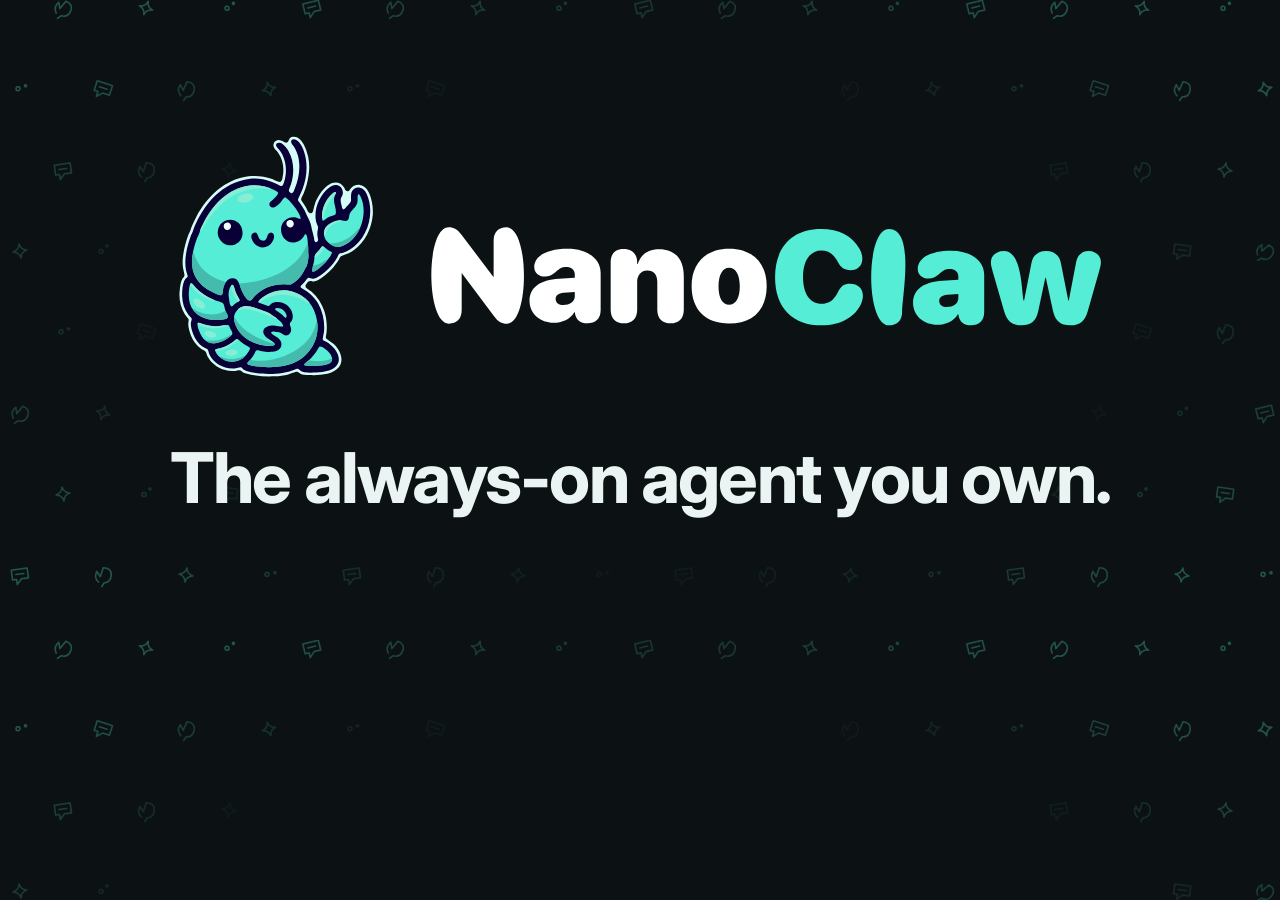
<file: social/card.html>
<!doctype html>
<html lang="en">
<head>
  <meta charset="utf-8">
  <title>NanoClaw social preview</title>
  <link rel="stylesheet" href="../tokens.css">
  <style>
    body {
      margin: 0;
      width: 1280px;
      height: 640px;
      background: var(--nc-bg) url(pattern.svg) center / cover;
      color: var(--nc-text);
    }
    main {
      display: flex;
      flex-direction: column;
      align-items: center;
      padding-top: 124px;
      gap: 49px;
    }
    img {
      width: 960px;
    }
    h1 {
      margin: 0;
      font: 740 70px/80px var(--nc-font-heading);
      letter-spacing: -0.0254em;
    }
  </style>
</head>
<body>
  <main>
    <img src="../assets/logo/nanoclaw-logo-dark.svg" alt="NanoClaw">
    <h1>The always-on agent you own.</h1>
  </main>
</body>
</html>
</file>
<file: slides/deck.css>
/* NanoClaw slides: the shared stylesheet for 1920 × 1080 decks.
   Colour values are the semantic tokens from ../tokens.css, scoped to each slide so a deck can mix themes.
   `python3 slides/build.py` checks them against tokens.css; change a colour there first, then here.
   Plain CSS on purpose: no @import, no build step, so it drops into Claude's Slides, reveal.js or any HTML deck.
   Fonts: load Inter and JetBrains Mono yourself (Google Fonts, or the @font-face rules in ../tokens.css). */

/* ---------- Themes ---------- */

/* Dark: the default slide */
section {
  --nc-bg: #0C1213;
  --nc-surface: #131B1D;
  --nc-surface-2: #1A2426;
  --nc-border: #263234;
  --nc-border-strong: #5B6E6B;
  --nc-text: #EAF4F2;
  --nc-text-muted: #93A9A6;
  --nc-accent: #56EDD6;
  --nc-accent-text: #56EDD6;
  --nc-accent-tint: #12302C;
  --nc-accent-border: #56EDD6;
  --nc-on-accent: #0C1213;
  --nc-warning: #F5B84B;
  --nc-warning-tint: #2A2214;
  --nc-danger: #FF6B6B;
  --nc-danger-tint: #2C1617;
  --nc-success: #56EDD6;
  /* Slide-only: the "before" or context colour in comparisons (neutral-600 on dark) */
  --nc-slide-context: #5B6E6B;
}

/* Light: for dense data, tables and charts */
section.light {
  --nc-bg: #F6FAF9;
  --nc-surface: #FFFFFF;
  --nc-surface-2: #EAF4F2;
  --nc-border: #CCDBDA;
  --nc-border-strong: #768B8A;
  --nc-text: #0C1213;
  --nc-text-muted: #5B6E6B;
  --nc-accent: #56EDD6;
  --nc-accent-text: #0B7566;
  --nc-accent-tint: #E9FCF7;
  --nc-accent-border: #0B7566;
  --nc-on-accent: #0C1213;
  --nc-warning: #9A6200;
  --nc-warning-tint: #FFF4E2;
  --nc-danger: #C93434;
  --nc-danger-tint: #FEF0EF;
  --nc-success: #0B7566;
  /* neutral-400 on light */
  --nc-slide-context: #93A9A6;
}

/* Mint: at most one statement slide per deck. Near-black text and lines; status colours use the light values */
section.mint {
  --nc-bg: #56EDD6;
  --nc-surface: #FFFFFF;
  --nc-surface-2: #E9FCF7;
  --nc-border: #0C1213;
  --nc-border-strong: #0C1213;
  --nc-text: #0C1213;
  --nc-text-muted: #263234;
  --nc-accent: #0C1213;
  --nc-accent-text: #0C1213;
  --nc-accent-tint: #E9FCF7;
  --nc-accent-border: #0C1213;
  --nc-on-accent: #56EDD6;
  --nc-warning: #9A6200;
  --nc-warning-tint: #FFF4E2;
  --nc-danger: #C93434;
  --nc-danger-tint: #FEF0EF;
  --nc-success: #0B7566;
  --nc-slide-context: #263234;
}

/* ---------- Slide type scale and motion (same in every theme) ---------- */
section {
  --nc-slide-hero: 120px;
  --nc-slide-title: 72px;
  --nc-slide-subtitle: 48px;
  --nc-slide-quote: 40px;
  --nc-slide-body: 32px;
  --nc-slide-small: 28px;
  --nc-slide-caption: 24px;
  --nc-ease-standard: cubic-bezier(0.2, 0, 0, 1);
}

/* ---------- The canvas ---------- */
section {
  width: 1920px;
  height: 1080px;
  padding: 128px;
  box-sizing: border-box;
  position: relative;
  overflow: hidden;
  display: flex;
  flex-direction: column;
  gap: 40px;
  background: var(--nc-bg);
  color: var(--nc-text);
  font-family: 'Inter', system-ui, -apple-system, 'Segoe UI', Roboto, sans-serif;
  font-size: var(--nc-slide-body);
  line-height: 1.4;
}
/* A slide with a footer row keeps 160px free at the bottom */
section.withfoot { padding: 128px 128px 160px; }

/* Wordmark, top right, on every slide but the cover and mint slides. 28px tall, so the wordmark alone (BRAND.md rule 3) */
.brandmark { position: absolute; top: 60px; right: 128px; height: 28px; width: auto; margin: 0; }

/* Footer row: source, PR links or date. One line, 24px, at bottom 64px */
.foot { position: absolute; left: 128px; bottom: 64px; width: 1664px; font-size: var(--nc-slide-caption); line-height: 1.4; color: var(--nc-text-muted); margin: 0; }
.foot a { color: var(--nc-accent-text); }

/* ---------- Text ---------- */
.eyebrow { font-size: var(--nc-slide-caption); font-weight: 600; letter-spacing: 0.04em; text-transform: uppercase; color: var(--nc-accent-text); margin: 0; }
.hero { font-size: var(--nc-slide-hero); font-weight: 800; line-height: 1; letter-spacing: -0.025em; font-variant-numeric: tabular-nums; margin: 0; }
.title { font-size: var(--nc-slide-title); font-weight: 700; line-height: 1.08; letter-spacing: -0.02em; margin: 0; }
.lede { font-size: var(--nc-slide-body); color: var(--nc-text-muted); margin: 0; }
.quote { font-size: var(--nc-slide-quote); font-weight: 500; line-height: 1.3; letter-spacing: -0.01em; margin: 0; }
.sl { font-size: var(--nc-slide-small); font-weight: 500; line-height: 1.25; margin: 0; }
.cap { font-size: var(--nc-slide-caption); line-height: 1.35; color: var(--nc-text-muted); margin: 0; }
.cap b { color: var(--nc-text); font-weight: 600; }
.mono { font-family: 'JetBrains Mono', ui-monospace, Menlo, monospace; font-size: var(--nc-slide-caption); background: #1A2426; color: #EAF4F2; padding: 4px 12px; border-radius: 6px; }

/* ---------- Layout helpers ---------- */
.head { display: flex; flex-direction: column; gap: 16px; }
.row { display: flex; flex-direction: row; gap: 32px; }
.col { display: flex; flex-direction: column; gap: 24px; }
.kicker { display: flex; flex-direction: row; align-items: center; gap: 16px; }

/* ---------- Icon chip: a Lucide icon on a rounded tile ---------- */
.ichip { width: 72px; height: 72px; border-radius: 16px; background: var(--nc-surface-2); color: var(--nc-text); display: flex; align-items: center; justify-content: center; flex-shrink: 0; box-sizing: border-box; }
.ichip svg { width: 40px; height: 40px; }
.ichip.sm { width: 48px; height: 48px; border-radius: 12px; }
.ichip.sm svg { width: 28px; height: 28px; }
.ichip.lg { width: 96px; height: 96px; border-radius: 20px; }
.ichip.lg svg { width: 52px; height: 52px; }
.ichip.warn { background: var(--nc-warning-tint); color: var(--nc-warning); }
.ichip.risk { background: var(--nc-danger-tint); color: var(--nc-danger); }
section.mint .ichip { background: #0C1213; color: #56EDD6; }

/* ---------- Cards ---------- */
.card { background: var(--nc-surface); border: 2px solid var(--nc-border); border-radius: 10px; padding: 36px; display: flex; flex-direction: column; gap: 12px; box-sizing: border-box; }
.card.panel { background: var(--nc-accent-tint); border-color: var(--nc-accent-border); border-radius: 16px; }
.card .ct { font-size: var(--nc-slide-body); font-weight: 600; line-height: 1.2; letter-spacing: -0.01em; margin: 0; }
.card .cb { font-size: var(--nc-slide-caption); line-height: 1.4; color: var(--nc-text-muted); margin: 0; }
.card .tag { align-self: flex-start; font-size: var(--nc-slide-caption); font-weight: 600; line-height: 1.3; color: var(--nc-accent-text); border: 2px solid var(--nc-accent-border); border-radius: 999px; padding: 2px 16px; margin: 0; }
section.mint .card { color: #0C1213; }

/* ---------- Numbers ---------- */
/* Big numbers stay in the text colour: mint marks status, not size */
.stat { font-size: var(--nc-slide-title); font-weight: 800; line-height: 1; letter-spacing: -0.025em; font-variant-numeric: tabular-nums; color: var(--nc-text); margin: 0; }
.statlabel { font-size: var(--nc-slide-body); font-weight: 600; line-height: 1.2; letter-spacing: -0.01em; margin: 0; }
.statnote { font-size: var(--nc-slide-caption); line-height: 1.35; color: var(--nc-text-muted); margin: 0; }
.kpil { font-size: var(--nc-slide-small); font-weight: 600; line-height: 1.2; margin: 0; }
/* Before → after: the old value in muted, an arrow, the new value as a .stat */
.ba { display: flex; flex-direction: row; align-items: center; gap: 20px; }
.ba .was { font-size: var(--nc-slide-subtitle); font-weight: 700; line-height: 1; letter-spacing: -0.02em; font-variant-numeric: tabular-nums; color: var(--nc-text-muted); margin: 0; }
.ba .arrow { width: 32px; height: 32px; color: var(--nc-border-strong); flex-shrink: 0; }

/* ---------- Status: always an icon AND a word, never colour alone ---------- */
.badge { display: flex; flex-direction: row; align-items: center; gap: 8px; align-self: flex-start; padding: 6px 18px 6px 12px; border-radius: 999px; border: 2px solid var(--nc-success); background: var(--nc-accent-tint); color: var(--nc-success); box-sizing: border-box; }
.badge svg { width: 28px; height: 28px; flex-shrink: 0; }
.badge p { margin: 0; font-size: var(--nc-slide-caption); font-weight: 600; line-height: 1.3; }
.badge.warn { border-color: var(--nc-warning); background: var(--nc-warning-tint); color: var(--nc-warning); }
.badge.risk { border-color: var(--nc-danger); background: var(--nc-danger-tint); color: var(--nc-danger); }

/* Legend row for charts */
.legs { display: flex; flex-direction: row; align-items: center; gap: 28px; }
.leg { display: flex; flex-direction: row; align-items: center; gap: 8px; color: var(--nc-success); }
.leg svg { width: 28px; height: 28px; flex-shrink: 0; }
.leg p { margin: 0; font-size: var(--nc-slide-caption); color: var(--nc-text-muted); }
.leg.warn { color: var(--nc-warning); }
.leg.risk { color: var(--nc-danger); }
.leg.ctx { color: var(--nc-slide-context); }

/* Topic chip, e.g. on the cover */
.chip { display: flex; flex-direction: row; align-items: center; gap: 14px; padding: 10px 28px 10px 16px; border-radius: 999px; background: var(--nc-surface); border: 2px solid var(--nc-border); }
.chip svg { width: 32px; height: 32px; color: var(--nc-text); flex-shrink: 0; }
.chip p { margin: 0; font-size: var(--nc-slide-small); font-weight: 600; line-height: 1.2; }

/* ---------- Bars ---------- */
.bar { position: relative; height: 16px; border-radius: 999px; background: var(--nc-border); }
.bar .fill { position: absolute; left: 0; top: 0; height: 16px; border-radius: 999px; background: var(--nc-success); }
section .bar .fill.warn { background: var(--nc-warning); }
section .bar .fill.risk { background: var(--nc-danger); }
section .bar .fill.ctx { background: var(--nc-slide-context); }
.mrow { display: flex; flex-direction: row; align-items: center; gap: 12px; }
.mrow .ml { margin: 0; font-size: var(--nc-slide-caption); color: var(--nc-text-muted); width: 84px; flex-shrink: 0; }
.mrow .mv { margin: 0; font-size: var(--nc-slide-caption); font-weight: 600; width: 84px; flex-shrink: 0; text-align: right; font-variant-numeric: tabular-nums; }

/* ---------- Steps ---------- */
/* Numbered dot: mint fill, near-black number (BRAND.md rule 6) */
.numdot { width: 64px; height: 64px; border-radius: 999px; background: var(--nc-accent); color: var(--nc-on-accent); font-size: var(--nc-slide-body); font-weight: 700; font-variant-numeric: tabular-nums; display: flex; align-items: center; justify-content: center; flex-shrink: 0; margin: 0; }
section.mint .numdot { background: #0C1213; color: #56EDD6; }
/* Vertical line behind a column of icon chips; pin it at left 34px, under the chips' centres */
.flowline { position: absolute; width: 4px; border-radius: 2px; background: var(--nc-border); }
.flowarrow { width: 28px; height: 28px; color: var(--nc-border-strong); flex-shrink: 0; }
/* Index number on a contents or backup slide */
.bnum { margin: 0; width: 56px; flex-shrink: 0; font-family: 'JetBrains Mono', ui-monospace, Menlo, monospace; font-size: var(--nc-slide-body); color: var(--nc-text-muted); text-align: right; }

/* ---------- Terminal: always dark, whatever the slide theme ---------- */
.termwrap { background: #131B1D; border: 2px solid #263234; border-radius: 10px; display: flex; flex-direction: column; overflow: hidden; }
.termbar { background: #1A2426; border-bottom: 2px solid #263234; padding: 12px 24px 12px 40px; display: flex; flex-direction: row; align-items: center; justify-content: space-between; }
.termbar p { margin: 0; font-family: 'JetBrains Mono', ui-monospace, Menlo, monospace; font-size: var(--nc-slide-caption); color: #93A9A6; }
.termbar .badge { --nc-success: #56EDD6; --nc-accent-tint: #12302C; }
.termbar .badge p { font-family: 'Inter', system-ui, sans-serif; color: #56EDD6; }
.term { color: #EAF4F2; font-family: 'JetBrains Mono', ui-monospace, Menlo, monospace; font-size: var(--nc-slide-caption); line-height: 1.55; padding: 36px 40px; display: flex; flex-direction: column; }
.term p { margin: 0; font-size: var(--nc-slide-caption); }
.term .k { color: #56EDD6; }
.term .c { color: #93A9A6; }
.term .ok { color: #56EDD6; font-weight: 600; }

/* ---------- Grouped table ---------- */
.tbl { display: flex; flex-direction: column; width: 1664px; }
.shead { display: flex; flex-direction: row; gap: 24px; padding: 6px 0; border-bottom: 2px solid var(--nc-border-strong); }
.shead p { margin: 0; font-size: var(--nc-slide-caption); line-height: 1.3; font-weight: 600; color: var(--nc-text-muted); text-transform: uppercase; letter-spacing: 0.04em; }
.grp { display: flex; flex-direction: row; gap: 24px; border-bottom: 2px solid var(--nc-border-strong); }
.gcell { width: 260px; flex-shrink: 0; display: flex; flex-direction: row; gap: 12px; align-items: flex-start; padding: 8px 0; }
.gcell p { margin: 0; font-size: var(--nc-slide-caption); font-weight: 600; line-height: 1.3; padding-top: 9px; }
.grows { flex: 1; display: flex; flex-direction: column; }
.srow { display: flex; flex-direction: row; gap: 24px; align-items: center; padding: 6px 0; border-bottom: 2px solid var(--nc-border); }
.srow:last-child { border-bottom: none; }
.srow p { margin: 0; font-size: var(--nc-slide-caption); line-height: 1.3; }
.srow .d { width: 90px; flex-shrink: 0; font-family: 'JetBrains Mono', ui-monospace, Menlo, monospace; color: var(--nc-text-muted); }
.srow .s { width: 420px; flex-shrink: 0; font-weight: 600; }
.srow .b { width: 300px; flex-shrink: 0; color: var(--nc-text-muted); }
.nowc { flex: 1; display: flex; flex-direction: row; align-items: center; gap: 8px; color: var(--nc-success); }
.nowc svg { width: 28px; height: 28px; flex-shrink: 0; }
.nowc p { font-weight: 600; color: var(--nc-accent-text); }

/* ---------- Motion: on arrival only, whole slide in within a second ---------- */
/* Set --i on each element (0, 1, 2 …) to stagger it by 100ms */
.rise { animation: nc-rise 600ms var(--nc-ease-standard) both; animation-delay: calc(var(--i, 0) * 100ms); }
@keyframes nc-rise {
  from { opacity: 0; transform: translateY(24px); }
  to { opacity: 1; transform: translateY(0px); }
}
.fadein { animation: nc-fadein 800ms var(--nc-ease-standard) both; animation-delay: calc(var(--i, 0) * 100ms); }
@keyframes nc-fadein {
  from { opacity: 0; }
  to { opacity: 1; }
}
</file>
<file: tokens.css>
/* NanoClaw design tokens (from the design system page). Dark is the default theme. */
:root {
  --nc-mint-50: #E9FCF7;
  --nc-mint-100: #D0FBF2;
  --nc-mint-200: #A5F9E9;
  --nc-mint-300: #7BF5E1;
  --nc-mint-400: #56EDD6;
  --nc-mint-500: #36CBB6;
  --nc-mint-600: #18A08E;
  --nc-mint-700: #0B7566;
  --nc-mint-800: #06544A;
  --nc-mint-900: #12302C;
  --nc-mint-950: #081F1B;
  --nc-neutral-0: #FFFFFF;
  --nc-neutral-50: #F6FAF9;
  --nc-neutral-100: #EAF4F2;
  --nc-neutral-150: #DEE9E8;
  --nc-neutral-200: #CCDBDA;
  --nc-neutral-300: #B0C2C1;
  --nc-neutral-400: #93A9A6;
  --nc-neutral-500: #768B8A;
  --nc-neutral-600: #5B6E6B;
  --nc-neutral-700: #3C4B4A;
  --nc-neutral-800: #263234;
  --nc-neutral-850: #1A2426;
  --nc-neutral-900: #131B1D;
  --nc-neutral-950: #0C1213;
  --nc-amber-300: #F5B84B;
  --nc-amber-950: #2A2214;
  --nc-amber-700: #9A6200;
  --nc-amber-50: #FFF4E2;
  --nc-red-300: #FF6B6B;
  --nc-red-950: #2C1617;
  --nc-red-700: #C93434;
  --nc-red-50: #FEF0EF;
}

/* Semantic tokens: dark (default) */
:root, [data-theme="dark"] {
  --nc-bg: #0C1213;
  --nc-surface: #131B1D;
  --nc-surface-2: #1A2426;
  --nc-border: #263234;
  --nc-border-strong: #5B6E6B;
  --nc-text: #EAF4F2;
  --nc-text-muted: #93A9A6;
  --nc-accent: #56EDD6;
  --nc-accent-hover: #7BF5E1;
  --nc-accent-text: #56EDD6;
  --nc-accent-tint: #12302C;
  --nc-accent-border: #56EDD6;
  --nc-on-accent: #0C1213;
  --nc-focus: #56EDD6;
  --nc-warning: #F5B84B;
  --nc-warning-tint: #2A2214;
  --nc-danger: #FF6B6B;
  --nc-danger-hover: #FF8A8A;
  --nc-danger-tint: #2C1617;
  --nc-on-danger: #0C1213;
  --nc-success: #56EDD6;
}

/* Semantic tokens: light */
[data-theme="light"] {
  --nc-bg: #F6FAF9;
  --nc-surface: #FFFFFF;
  --nc-surface-2: #EAF4F2;
  --nc-border: #CCDBDA;
  --nc-border-strong: #768B8A;
  --nc-text: #0C1213;
  --nc-text-muted: #5B6E6B;
  --nc-accent: #56EDD6;
  --nc-accent-hover: #36CBB6;
  --nc-accent-text: #0B7566;
  --nc-accent-tint: #E9FCF7;
  --nc-accent-border: #0B7566;
  --nc-on-accent: #0C1213;
  --nc-focus: #0B7566;
  --nc-warning: #9A6200;
  --nc-warning-tint: #FFF4E2;
  --nc-danger: #C93434;
  --nc-danger-hover: #A82A2A;
  --nc-danger-tint: #FEF0EF;
  --nc-on-danger: #FFFFFF;
  --nc-success: #0B7566;
}

:root {
  /* Type */
  --nc-font-heading: "Inter", system-ui, -apple-system, "Segoe UI", Roboto, sans-serif;
  --nc-font-body: "Inter", system-ui, -apple-system, "Segoe UI", Roboto, sans-serif;
  --nc-font-mono: "JetBrains Mono", ui-monospace, "SF Mono", Menlo, Consolas, monospace;
  /* Spacing (4px base) */
  --nc-space-0-5: 2px; --nc-space-1: 4px; --nc-space-2: 8px; --nc-space-3: 12px;
  --nc-space-4: 16px; --nc-space-5: 20px; --nc-space-6: 24px; --nc-space-8: 32px;
  --nc-space-10: 40px; --nc-space-12: 48px; --nc-space-16: 64px; --nc-space-24: 96px;
  /* Radii */
  --nc-radius-xs: 4px; --nc-radius-sm: 6px; --nc-radius-md: 8px;
  --nc-radius-lg: 10px; --nc-radius-xl: 16px; --nc-radius-pill: 999px;
  /* Elevation: borders first; a shadow only for overlays */
  --nc-shadow-overlay: 0 12px 32px rgb(0 0 0 / 0.45);
  /* Focus */
  --nc-focus-ring: 0 0 0 2px var(--nc-bg), 0 0 0 4px var(--nc-focus);
  /* Motion */
  --nc-duration-fast: 120ms; --nc-duration-base: 200ms; --nc-duration-slow: 320ms;
  --nc-ease-standard: cubic-bezier(0.2, 0, 0, 1);
  --nc-ease-exit: cubic-bezier(0.3, 0, 1, 1);
}
[data-theme="light"] { --nc-shadow-overlay: 0 1px 2px rgb(12 18 19 / 0.06), 0 8px 24px rgb(12 18 19 / 0.10); }
@media (prefers-reduced-motion: reduce) {
  :root { --nc-duration-fast: 0ms; --nc-duration-base: 0ms; --nc-duration-slow: 0ms; }
}

/* Slides (1920 × 1080): see BRAND.md › Slides and slides/deck.css */
:root {
  --nc-slide-hero: 120px; --nc-slide-title: 72px; --nc-slide-subtitle: 48px; --nc-slide-quote: 40px;
  --nc-slide-body: 32px; --nc-slide-small: 28px; --nc-slide-caption: 24px;
  --nc-slide-margin: 128px;
}

/* Logo colours per theme, for inline SVG wordmarks */
:root, [data-theme="dark"] {
  --nc-logo-nano: #FFFFFF;
  --nc-logo-claw: #56EDD6;
  --nc-logo-rim: #D6FCF7;
}
[data-theme="light"] {
  --nc-logo-nano: #080037;
  --nc-logo-claw: #080037;
  --nc-logo-rim: none;
}
:root {
  /* Brand constants (same in both themes) */
  --nc-brand-mint: #56EDD6;
  --nc-brand-navy: #080037;
  --nc-brand-near-black: #0C1213;
  --nc-brand-rim: #D6FCF7;
}

/* Fonts shipped in assets/fonts (Latin subsets, variable). For other scripts use Google Fonts. */
@font-face { font-family: "Inter"; src: url("assets/fonts/Inter-latin.woff2") format("woff2"); font-weight: 100 900; font-display: swap; }
@font-face { font-family: "JetBrains Mono"; src: url("assets/fonts/JetBrainsMono-latin.woff2") format("woff2"); font-weight: 100 800; font-display: swap; }
</file>
